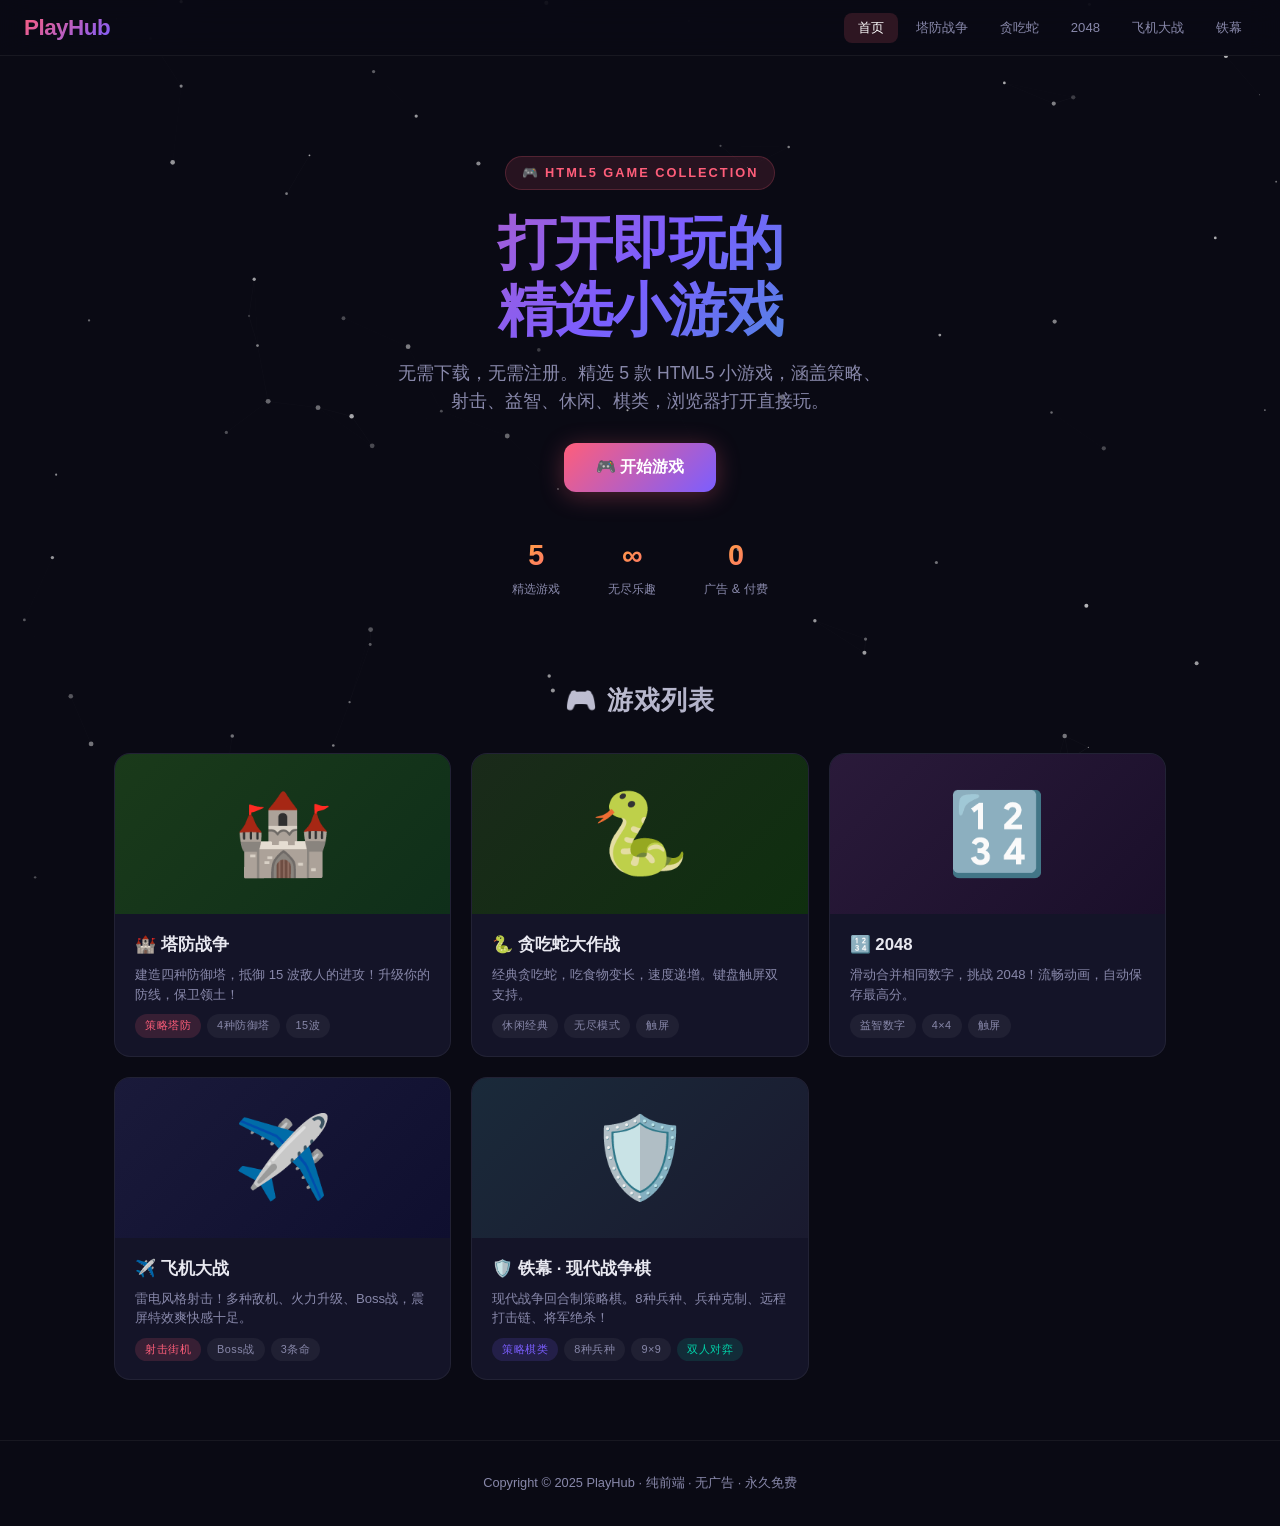
<file: index.html>
<!DOCTYPE html>
<html lang="zh-CN">
<head>
<meta charset="UTF-8">
<meta name="viewport" content="width=device-width, initial-scale=1.0">
<title>PlayHub — 在线小游戏中心</title>
<meta name="description" content="PlayHub 在线小游戏中心 — 塔防战争、贪吃蛇、2048、飞机大战、铁幕，免费在线玩">
<meta name="keywords" content="在线小游戏,塔防,贪吃蛇,2048,飞机大战,铁幕,免费游戏,HTML5游戏">
<link rel="stylesheet" href="css/style.css">
</head>
<body>

<!-- 粒子背景 -->
<canvas id="particles"></canvas>

<!-- ==================== 导航栏 ==================== -->
<header class="navbar">
  <button class="sidebar-button" id="sidebarBtn" aria-label="菜单">
    <svg xmlns="http://www.w3.org/2000/svg" viewBox="0 0 448 512">
      <path fill="currentColor" d="M436 124H12c-6.6 0-12-5.4-12-12V80c0-6.6 5.4-12 12-12h424c6.6 0 12 5.4 12 12v32c0 6.6-5.4 12-12 12zm0 160H12c-6.6 0-12-5.4-12-12v-32c0-6.6 5.4-12 12-12h424c6.6 0 12 5.4 12 12v32c0 6.6-5.4 12-12 12zm0 160H12c-6.6 0-12-5.4-12-12v-32c0-6.6 5.4-12 12-12h424c6.6 0 12 5.4 12 12v32c0 6.6-5.4 12-12 12z"/>
    </svg>
  </button>
  <span class="site-name">PlayHub</span>
  <nav class="nav-links">
    <button class="nav-link active">首页</button>
    <button class="nav-link">塔防战争</button>
    <button class="nav-link">贪吃蛇</button>
    <button class="nav-link">2048</button>
    <button class="nav-link">飞机大战</button>
    <button class="nav-link">铁幕</button>
  </nav>
</header>

<!-- 侧边栏遮罩 -->
<div class="sidebar-mask" id="sidebarMask"></div>

<!-- 移动端侧边栏 -->
<aside class="mobile-sidebar" id="mobileSidebar">
  <button class="nav-link active">🏠 首页</button>
  <button class="nav-link">🏰 塔防战争</button>
  <button class="nav-link">🐍 贪吃蛇大作战</button>
  <button class="nav-link">🔢 2048</button>
  <button class="nav-link">✈️ 飞机大战</button>
  <button class="nav-link">🛡️ 铁幕</button>
</aside>

<!-- ==================== 首页大厅 ==================== -->
<main id="page-lobby">

  <!-- Hero -->
  <header class="hero">
    <div class="hero-badge">🎮 HTML5 GAME COLLECTION</div>
    <h1>打开即玩的<br>精选小游戏</h1>
    <p class="description">无需下载，无需注册。精选 5 款 HTML5 小游戏，涵盖策略、射击、益智、休闲、棋类，浏览器打开直接玩。</p>
    <button class="action-button">🎮 开始游戏</button>
    <div class="hero-stats">
      <div class="hero-stat"><div class="num">5</div><div class="label">精选游戏</div></div>
      <div class="hero-stat"><div class="num">∞</div><div class="label">无尽乐趣</div></div>
      <div class="hero-stat"><div class="num">0</div><div class="label">广告 & 付费</div></div>
    </div>
  </header>

  <!-- 游戏卡片网格 -->
  <section class="games-section">
    <div class="section-title">🎮 游戏列表</div>
    <div class="games-grid">

      <!-- 塔防战争 -->
      <div class="game-card" data-game="td">
        <div class="card-visual card-theme-td"><span class="icon">🏰</span></div>
        <div class="card-body">
          <h3>🏰 塔防战争</h3>
          <p>建造四种防御塔，抵御 15 波敌人的进攻！升级你的防线，保卫领土！</p>
          <div class="card-tags">
            <span class="tag hot">策略塔防</span>
            <span class="tag">4种防御塔</span>
            <span class="tag">15波</span>
          </div>
        </div>
        <div class="card-play">▶</div>
      </div>

      <!-- 贪吃蛇 -->
      <div class="game-card" data-game="snake">
        <div class="card-visual card-theme-snake"><span class="icon">🐍</span></div>
        <div class="card-body">
          <h3>🐍 贪吃蛇大作战</h3>
          <p>经典贪吃蛇，吃食物变长，速度递增。键盘触屏双支持。</p>
          <div class="card-tags">
            <span class="tag">休闲经典</span>
            <span class="tag">无尽模式</span>
            <span class="tag">触屏</span>
          </div>
        </div>
        <div class="card-play">▶</div>
      </div>

      <!-- 2048 -->
      <div class="game-card" data-game="2048">
        <div class="card-visual card-theme-2048"><span class="icon">🔢</span></div>
        <div class="card-body">
          <h3>🔢 2048</h3>
          <p>滑动合并相同数字，挑战 2048！流畅动画，自动保存最高分。</p>
          <div class="card-tags">
            <span class="tag">益智数字</span>
            <span class="tag">4×4</span>
            <span class="tag">触屏</span>
          </div>
        </div>
        <div class="card-play">▶</div>
      </div>

      <!-- 飞机大战 -->
      <div class="game-card" data-game="shmup">
        <div class="card-visual card-theme-shmup"><span class="icon">✈️</span></div>
        <div class="card-body">
          <h3>✈️ 飞机大战</h3>
          <p>雷电风格射击！多种敌机、火力升级、Boss战，震屏特效爽快感十足。</p>
          <div class="card-tags">
            <span class="tag hot">射击街机</span>
            <span class="tag">Boss战</span>
            <span class="tag">3条命</span>
          </div>
        </div>
        <div class="card-play">▶</div>
      </div>

      <!-- 铁幕 -->
      <div class="game-card" data-game="iron-curtain">
        <div class="card-visual card-theme-iron"><span class="icon">🛡️</span></div>
        <div class="card-body">
          <h3>🛡️ 铁幕 · 现代战争棋</h3>
          <p>现代战争回合制策略棋。8种兵种、兵种克制、远程打击链、将军绝杀！</p>
          <div class="card-tags">
            <span class="tag new">策略棋类</span>
            <span class="tag">8种兵种</span>
            <span class="tag">9×9</span>
            <span class="tag ai">双人对弈</span>
          </div>
        </div>
        <div class="card-play">▶</div>
      </div>

    </div>
  </section>

  <footer class="footer">
    Copyright © 2025 PlayHub · 纯前端 · 无广告 · 永久免费
  </footer>
</main>

<!-- ==================== 游戏页面（iframe 嵌入） ==================== -->
<div class="game-page" id="page-td">
  <div class="game-page-header">
    <button class="back-btn">← 返回首页</button>
    <h2>🏰 塔防战争</h2>
  </div>
  <div class="game-full">
    <iframe class="game-frame" src="games/tower-defense.html"
            width="1060" height="680" allow="autoplay"
            title="塔防战争" style="max-width:100%"></iframe>
  </div>
</div>

<div class="game-page" id="page-snake">
  <div class="game-page-header">
    <button class="back-btn">← 返回首页</button>
    <h2>🐍 贪吃蛇大作战</h2>
  </div>
  <div class="game-full">
    <iframe class="game-frame" src="games/snake.html"
            width="620" height="460" allow="autoplay"
            title="贪吃蛇大作战" style="max-width:100%"></iframe>
  </div>
</div>

<div class="game-page" id="page-2048">
  <div class="game-page-header">
    <button class="back-btn">← 返回首页</button>
    <h2>🔢 2048</h2>
  </div>
  <div class="game-full">
    <iframe class="game-frame" src="games/2048.html"
            width="620" height="420" allow="autoplay"
            title="2048" style="max-width:100%"></iframe>
  </div>
</div>

<div class="game-page" id="page-shmup">
  <div class="game-page-header">
    <button class="back-btn">← 返回首页</button>
    <h2>✈️ 飞机大战</h2>
  </div>
  <div class="game-full">
    <iframe class="game-frame" src="games/shmup.html"
            width="620" height="660" allow="autoplay"
            title="飞机大战" style="max-width:100%"></iframe>
  </div>
</div>

<div class="game-page" id="page-iron-curtain">
  <div class="game-page-header">
    <button class="back-btn">← 返回首页</button>
    <h2>🛡️ 铁幕 · 现代战争棋</h2>
  </div>
  <div class="game-full">
    <iframe class="game-frame" id="iframe-iron-curtain" src="games/iron-curtain.html"
            width="1060" height="680" allow="autoplay" loading="lazy"
            title="铁幕 · 现代战争棋"></iframe>
  </div>
</div>

<script src="js/main.js"></script>
<script>
// 粒子背景动画
(function(){
  var c=document.getElementById('particles'),ctx=c.getContext('2d');
  var w,h,particles=[];
  function resize(){w=c.width=window.innerWidth;h=c.height=window.innerHeight;}
  resize();window.addEventListener('resize',resize);
  for(var i=0;i<80;i++){
    particles.push({
      x:Math.random()*w,y:Math.random()*h,
      vx:(Math.random()-0.5)*0.4,vy:(Math.random()-0.5)*0.4,
      r:Math.random()*2+0.5,o:Math.random()*0.5+0.2
    });
  }
  function draw(){
    ctx.clearRect(0,0,w,h);
    for(var i=0;i<particles.length;i++){
      var p=particles[i];
      p.x+=p.vx;p.y+=p.vy;
      if(p.x<0)p.x=w;if(p.x>w)p.x=0;if(p.y<0)p.y=h;if(p.y>h)p.y=0;
      ctx.beginPath();ctx.arc(p.x,p.y,p.r,0,Math.PI*2);
      ctx.fillStyle='rgba(255,255,255,'+p.o+')';ctx.fill();
      // 连线
      for(var j=i+1;j<particles.length;j++){
        var q=particles[j],dx=p.x-q.x,dy=p.y-q.y,dist=Math.sqrt(dx*dx+dy*dy);
        if(dist<120){
          ctx.beginPath();ctx.moveTo(p.x,p.y);ctx.lineTo(q.x,q.y);
          ctx.strokeStyle='rgba(255,255,255,'+(0.06*(1-dist/120))+')';
          ctx.lineWidth=0.5;ctx.stroke();
        }
      }
    }
    requestAnimationFrame(draw);
  }
  draw();
})();

// 游戏卡片点击事件
document.querySelectorAll('.game-card').forEach(function(card){
  card.addEventListener('click',function(){
    var game=this.getAttribute('data-game');
    if(game&&window.PlayHub)window.PlayHub.openGame(game);
  });
});
</script>
</body>
</html>
</file>
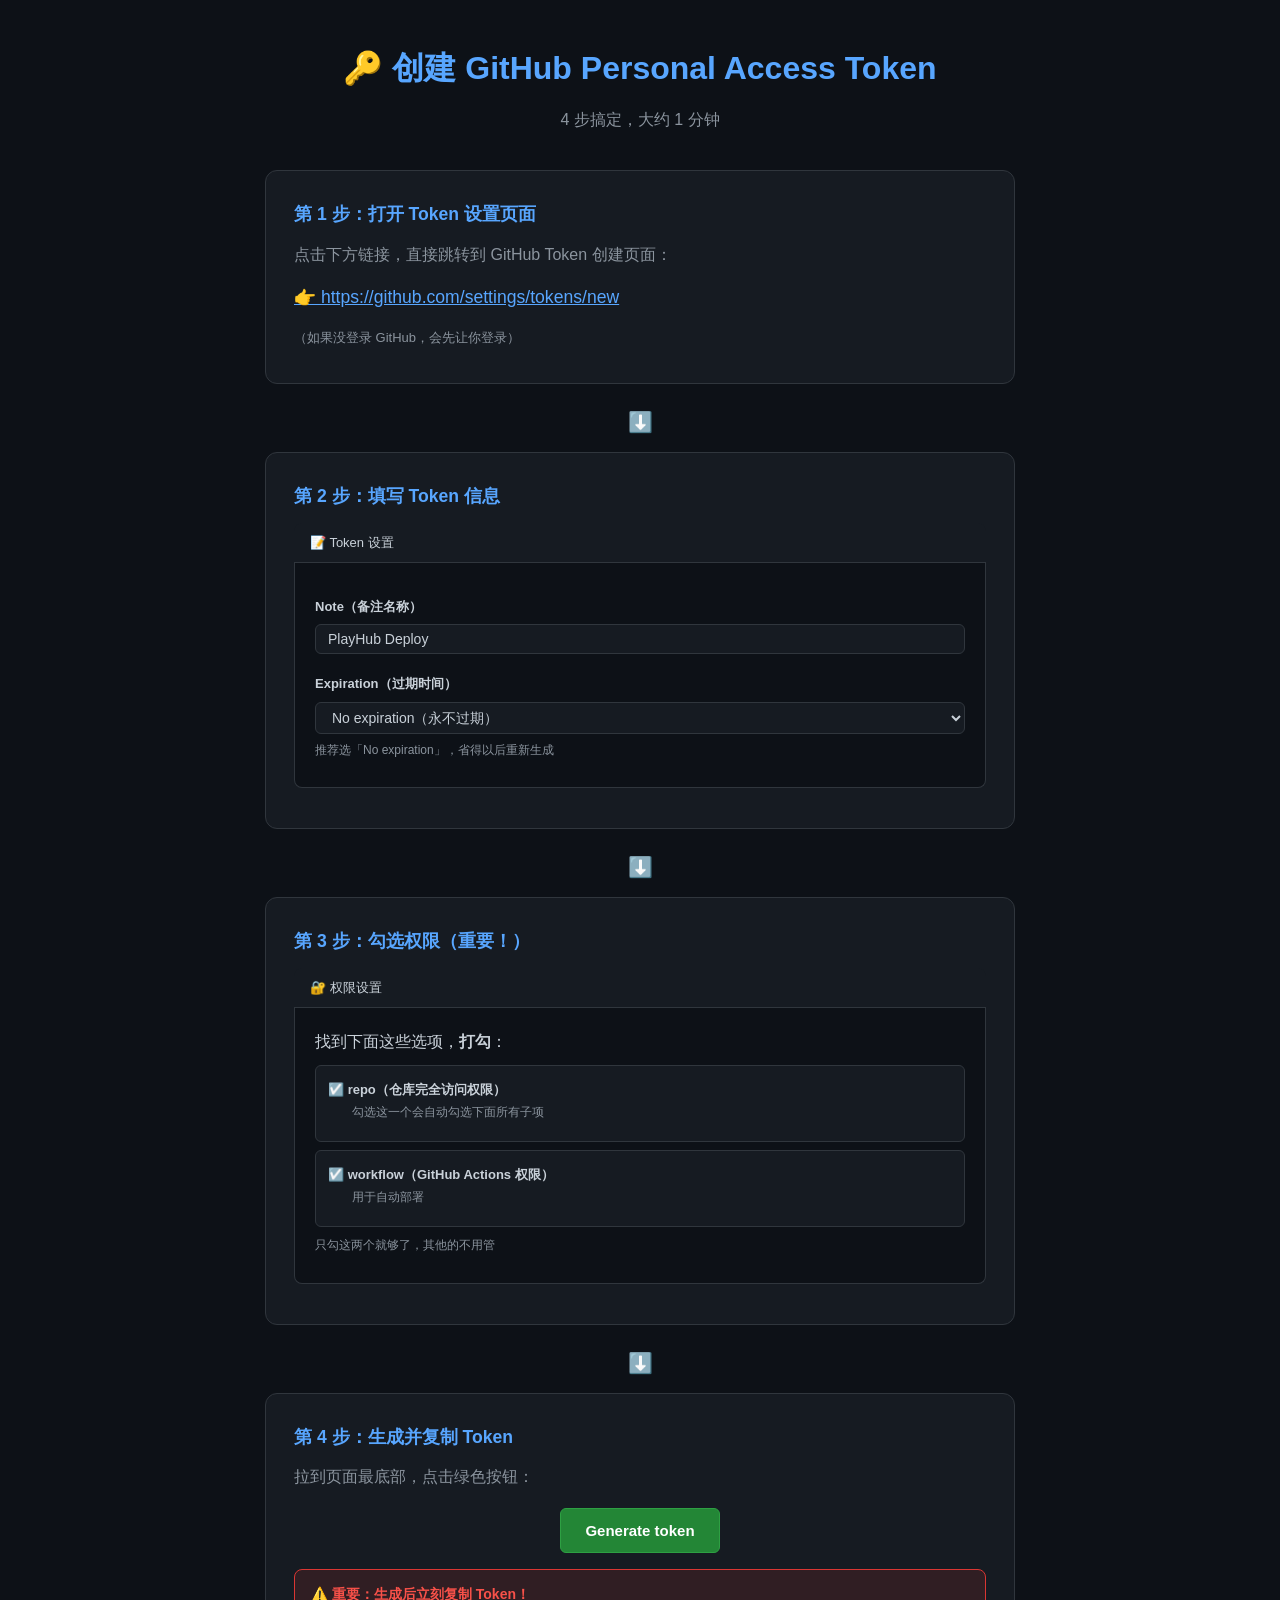
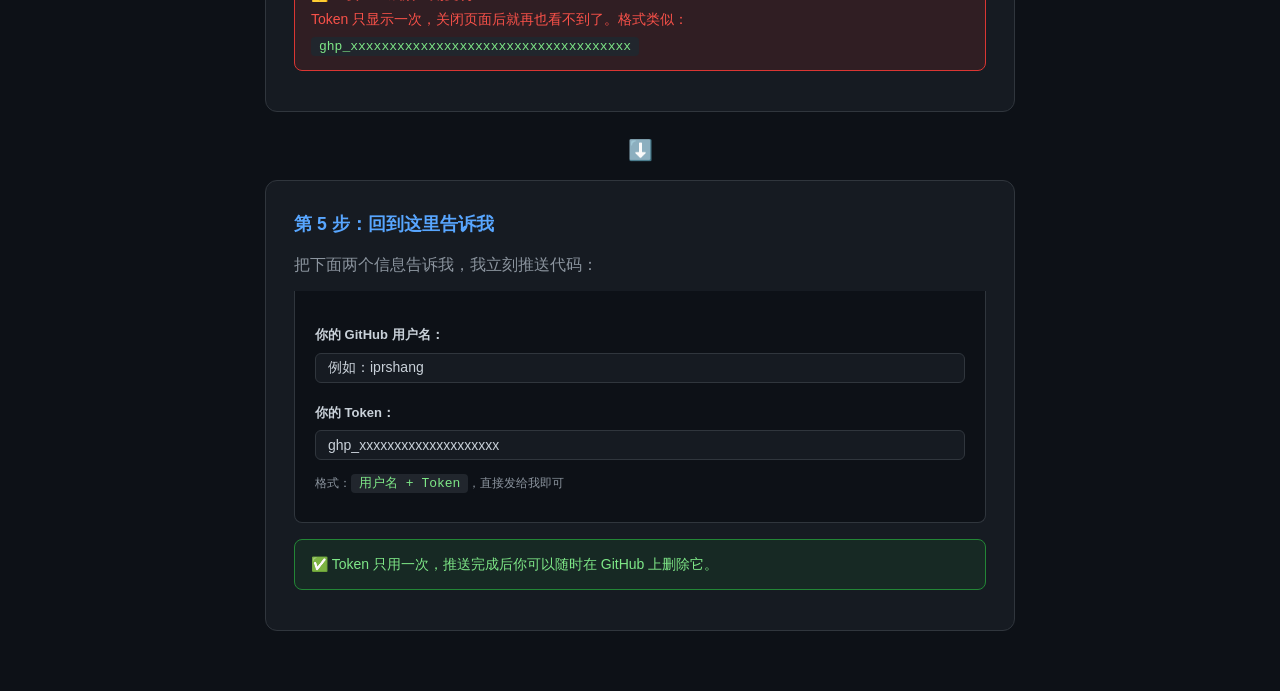
<file: token-tutorial.html>
<!DOCTYPE html>
<html lang="zh-CN">
<head>
<meta charset="UTF-8">
<meta name="viewport" content="width=device-width, initial-scale=1.0">
<title>GitHub Token 创建教程</title>
<style>
* { margin: 0; padding: 0; box-sizing: border-box; }
body { font-family: -apple-system, BlinkMacSystemFont, "Segoe UI", "PingFang SC", "Microsoft YaHei", sans-serif; background: #0d1117; color: #c9d1d9; padding: 40px 20px; line-height: 1.8; }
.container { max-width: 750px; margin: 0 auto; }
h1 { text-align: center; font-size: 2rem; margin-bottom: 8px; color: #58a6ff; }
.sub { text-align: center; color: #8b949e; margin-bottom: 36px; }
.step { background: #161b22; border: 1px solid #30363d; border-radius: 12px; padding: 28px; margin-bottom: 20px; }
.step h2 { font-size: 1.1rem; color: #58a6ff; margin-bottom: 10px; }
.step p { color: #8b949e; margin-bottom: 6px; }
.step ol { padding-left: 20px; color: #8b949e; }
.step ol li { margin-bottom: 6px; }
.gh-bar { background: #161b22; border-bottom: 1px solid #30363d; padding: 8px 16px; font-size: 13px; display: flex; align-items: center; gap: 10px; color: #c9d1d9; border-radius: 8px 8px 0 0; }
.gh-body { border: 1px solid #30363d; border-top: none; padding: 20px; border-radius: 0 0 8px 8px; background: #0d1117; margin-bottom: 12px; }
.highlight { background: #1f6feb33; color: #58a6ff; padding: 2px 8px; border-radius: 4px; font-weight: 600; }
.code { background: #21262d; padding: 2px 8px; border-radius: 4px; font-family: monospace; font-size: 13px; color: #7ee787; }
.warn { background: #da363322; border: 1px solid #da3633; border-radius: 8px; padding: 12px 16px; margin: 12px 0; color: #f85149; font-size: 14px; }
.ok { background: #23863622; border: 1px solid #238636; border-radius: 8px; padding: 12px 16px; margin: 12px 0; color: #7ee787; font-size: 14px; }
.btn { display: inline-block; padding: 5px 14px; border-radius: 6px; font-size: 12px; font-weight: 600; background: #238636; color: #fff; border: 1px solid #2ea043; }
.btn-gray { background: #21262d; color: #c9d1d9; border-color: #30363d; }
input { padding: 6px 12px; border: 1px solid #30363d; border-radius: 6px; font-size: 14px; width: 100%; background: #0d1117; color: #c9d1d9; margin: 6px 0; }
label { font-size: 13px; font-weight: 600; display: block; margin-top: 12px; }
.arrow { text-align: center; font-size: 20px; color: #58a6ff; margin: 12px 0; }
.emoji { font-size: 18px; }
</style>
</head>
<body>
<div class="container">

<h1>🔑 创建 GitHub Personal Access Token</h1>
<p class="sub">4 步搞定，大约 1 分钟</p>

<div class="step">
  <h2>第 1 步：打开 Token 设置页面</h2>
  <p>点击下方链接，直接跳转到 GitHub Token 创建页面：</p>
  <p style="margin:12px 0">
    <a href="https://github.com/settings/tokens/new" target="_blank" style="color:#58a6ff;font-size:1.1rem;text-decoration:underline">
      👉 https://github.com/settings/tokens/new
    </a>
  </p>
  <p style="color:#8b949e;font-size:13px">（如果没登录 GitHub，会先让你登录）</p>
</div>

<div class="arrow">⬇️</div>

<div class="step">
  <h2>第 2 步：填写 Token 信息</h2>

  <div class="gh-bar">📝 Token 设置</div>
  <div class="gh-body">
    <label>Note（备注名称）</label>
    <input value="PlayHub Deploy" style="background:#161b22">

    <label>Expiration（过期时间）</label>
    <select style="padding:6px 12px;border:1px solid #30363d;border-radius:6px;font-size:14px;width:100%;margin:6px 0;background:#161b22;color:#c9d1d9">
      <option>No expiration（永不过期）</option>
    </select>
    <p style="font-size:12px;color:#8b949e">推荐选「No expiration」，省得以后重新生成</p>
  </div>
</div>

<div class="arrow">⬇️</div>

<div class="step">
  <h2>第 3 步：勾选权限（重要！）</h2>

  <div class="gh-bar">🔐 权限设置</div>
  <div class="gh-body">
    <p style="margin-bottom:8px;color:#c9d1d9">找到下面这些选项，<b>打勾</b>：</p>

    <div style="border:1px solid #30363d;border-radius:6px;padding:12px;margin:8px 0;background:#161b22">
      <label style="color:#c9d1d9;margin-top:0">☑️ <b>repo</b>（仓库完全访问权限）</label>
      <p style="font-size:12px;color:#8b949e;margin-left:24px">勾选这一个会自动勾选下面所有子项</p>
    </div>

    <div style="border:1px solid #30363d;border-radius:6px;padding:12px;margin:8px 0;background:#161b22">
      <label style="color:#c9d1d9;margin-top:0">☑️ <b>workflow</b>（GitHub Actions 权限）</label>
      <p style="font-size:12px;color:#8b949e;margin-left:24px">用于自动部署</p>
    </div>

    <p style="font-size:12px;color:#8b949e">只勾这两个就够了，其他的不用管</p>
  </div>
</div>

<div class="arrow">⬇️</div>

<div class="step">
  <h2>第 4 步：生成并复制 Token</h2>
  <p>拉到页面最底部，点击绿色按钮：</p>
  <p style="text-align:center;margin:16px 0">
    <span class="btn" style="font-size:15px;padding:8px 24px">Generate token</span>
  </p>

  <div class="warn">
    ⚠️ <b>重要：生成后立刻复制 Token！</b><br>
    Token 只显示一次，关闭页面后就再也看不到了。格式类似：<br>
    <span class="code">ghp_xxxxxxxxxxxxxxxxxxxxxxxxxxxxxxxxxxxx</span>
  </div>
</div>

<div class="arrow">⬇️</div>

<div class="step">
  <h2>第 5 步：回到这里告诉我</h2>
  <p>把下面两个信息告诉我，我立刻推送代码：</p>

  <div class="gh-body" style="margin-top:12px">
    <label>你的 GitHub 用户名：</label>
    <input value="例如：iprshang" style="background:#161b22">

    <label>你的 Token：</label>
    <input value="ghp_xxxxxxxxxxxxxxxxxxxx" style="background:#161b22;margin-bottom:8px">

    <p style="font-size:12px;color:#8b949e;margin-top:4px">格式：<span class="code">用户名 + Token</span>，直接发给我即可</p>
  </div>

  <div class="ok" style="margin-top:16px">
    ✅ Token 只用一次，推送完成后你可以随时在 GitHub 上删除它。
  </div>
</div>

</div>
</body>
</html>
</file>
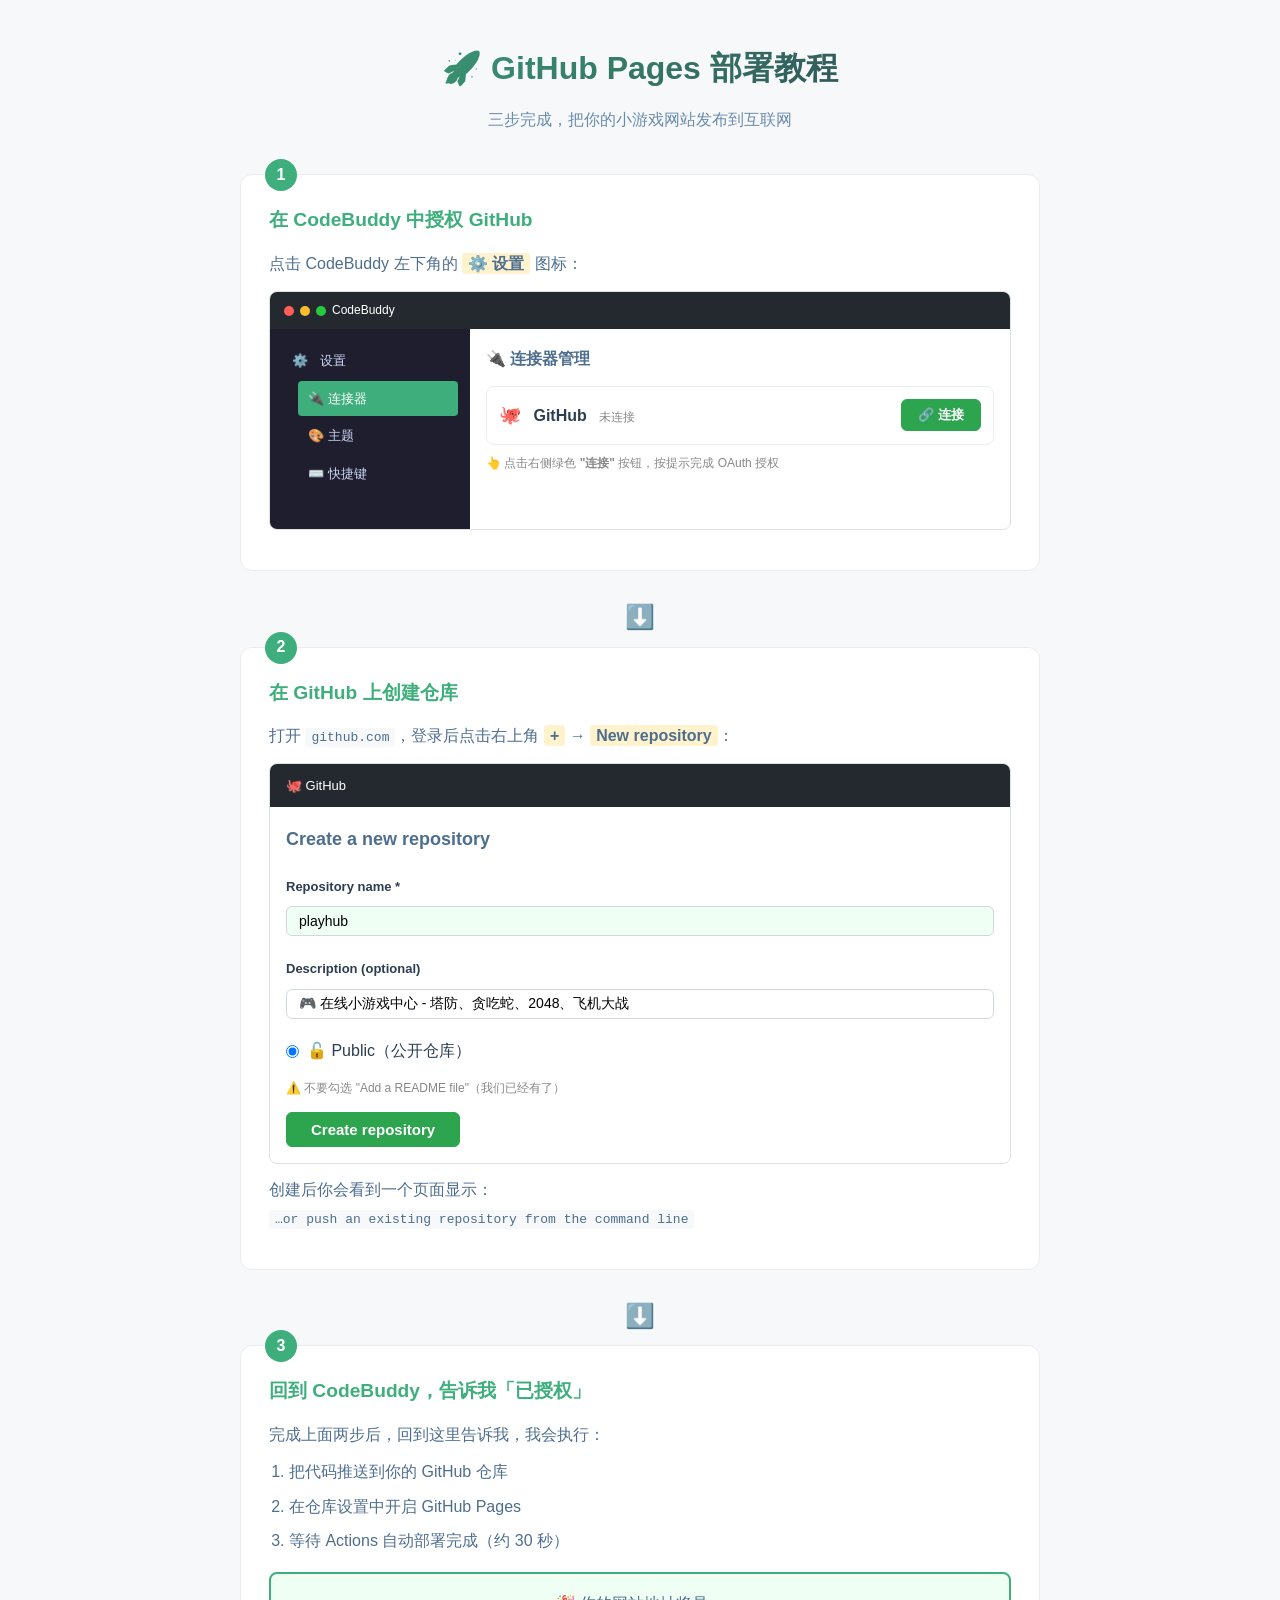
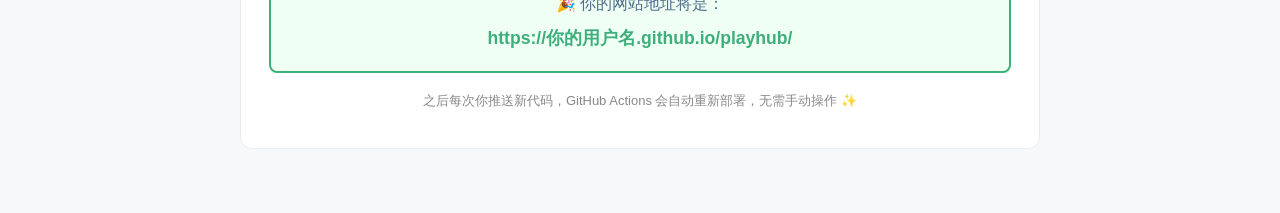
<file: tutorial.html>
<!DOCTYPE html>
<html lang="zh-CN">
<head>
<meta charset="UTF-8">
<meta name="viewport" content="width=device-width, initial-scale=1.0">
<title>GitHub Pages 部署教程</title>
<style>
* { margin: 0; padding: 0; box-sizing: border-box; }
body {
  font-family: -apple-system, BlinkMacSystemFont, "Segoe UI", "PingFang SC", "Microsoft YaHei", sans-serif;
  background: #f6f8fa;
  color: #2c3e50;
  line-height: 1.8;
  padding: 40px 20px;
}
.container {
  max-width: 800px;
  margin: 0 auto;
}
h1 {
  font-size: 2rem;
  text-align: center;
  margin-bottom: 8px;
  background: linear-gradient(135deg, #3eaf7c, #2c3e50);
  -webkit-background-clip: text;
  -webkit-text-fill-color: transparent;
}
.subtitle { text-align: center; color: #6a8bad; margin-bottom: 40px; }

.step {
  background: #fff;
  border: 1px solid #eaecef;
  border-radius: 12px;
  padding: 28px;
  margin-bottom: 24px;
  position: relative;
}
.step-num {
  position: absolute;
  top: -16px;
  left: 24px;
  background: #3eaf7c;
  color: #fff;
  width: 32px; height: 32px;
  border-radius: 50%;
  display: flex;
  align-items: center;
  justify-content: center;
  font-weight: 700;
  font-size: 16px;
}
.step h2 { font-size: 1.2rem; margin-bottom: 12px; color: #3eaf7c; }
.step p { margin-bottom: 8px; color: #4e6e8e; }

.mock-ui {
  border: 1px solid #dfe2e5;
  border-radius: 8px;
  overflow: hidden;
  margin: 12px 0;
  background: #fff;
}
.mock-header {
  background: #24292f;
  color: #fff;
  padding: 8px 14px;
  font-size: 12px;
  display: flex;
  align-items: center;
  gap: 6px;
}
.mock-header .dot { width: 10px; height: 10px; border-radius: 50%; }
.mock-header .dot.r { background: #ff5f56; }
.mock-header .dot.y { background: #ffbd2e; }
.mock-header .dot.g { background: #27c93f; }
.mock-body { padding: 16px; }

/* CodeBuddy 界面模拟 */
.cb-sidebar { background: #1e1e2e; color: #cdd6f4; padding: 12px; font-size: 13px; }
.cb-sidebar .menu-item { padding: 6px 10px; border-radius: 4px; cursor: pointer; margin: 2px 0; }
.cb-sidebar .menu-item:hover { background: #313244; }
.cb-sidebar .menu-item.active { background: #3eaf7c; color: #fff; }
.cb-sidebar .menu-icon { margin-right: 8px; }

/* GitHub 界面模拟 */
.gh-header { background: #24292f; color: #fff; padding: 10px 16px; font-size: 13px; display: flex; align-items: center; gap: 10px; }
.gh-btn {
  display: inline-block;
  padding: 6px 16px;
  border-radius: 6px;
  font-size: 13px;
  font-weight: 600;
  cursor: pointer;
  border: 1px solid #d0d7de;
  background: #f6f8fa;
  color: #24292f;
  font-family: inherit;
}
.gh-btn.green { background: #2da44e; color: #fff; border-color: #2da44e; }
.gh-btn.green:hover { background: #2c974b; }
.gh-input {
  padding: 6px 12px;
  border: 1px solid #d0d7de;
  border-radius: 6px;
  font-size: 14px;
  width: 100%;
  margin: 6px 0;
  font-family: inherit;
}
.gh-tab {
  display: inline-flex;
  align-items: center;
  gap: 4px;
  padding: 8px 16px;
  font-size: 13px;
  border-bottom: 2px solid transparent;
  cursor: pointer;
}
.gh-tab.active { border-bottom-color: #fd8c73; font-weight: 600; }

.result-box {
  background: #f0fff4;
  border: 2px solid #3eaf7c;
  border-radius: 8px;
  padding: 16px;
  margin-top: 16px;
  text-align: center;
}
.result-box .url {
  font-size: 1.1rem;
  font-weight: 700;
  color: #3eaf7c;
  word-break: break-all;
}

.arrow-down {
  text-align: center;
  font-size: 24px;
  color: #3eaf7c;
  margin: 8px 0;
}

ol { padding-left: 20px; }
ol li { margin-bottom: 6px; color: #4e6e8e; }

.highlight { background: #fff3cd; padding: 2px 6px; border-radius: 3px; font-weight: 600; }
.code { background: #f6f8fa; padding: 2px 6px; border-radius: 3px; font-family: monospace; font-size: 13px; }
</style>
</head>
<body>
<div class="container">

<h1>🚀 GitHub Pages 部署教程</h1>
<p class="subtitle">三步完成，把你的小游戏网站发布到互联网</p>

<!-- 第1步 -->
<div class="step">
  <div class="step-num">1</div>
  <h2>在 CodeBuddy 中授权 GitHub</h2>
  <p>点击 CodeBuddy 左下角的 <span class="highlight">⚙️ 设置</span> 图标：</p>

  <div class="mock-ui">
    <div class="mock-header"><span class="dot r"></span><span class="dot y"></span><span class="dot g"></span> CodeBuddy</div>
    <div style="display:flex;min-height:200px">
      <div class="cb-sidebar" style="width:200px">
        <div class="menu-item"><span class="menu-icon">⚙️</span> 设置</div>
        <div class="menu-item active" style="margin-left:16px">🔌 连接器</div>
        <div class="menu-item" style="margin-left:16px">🎨 主题</div>
        <div class="menu-item" style="margin-left:16px">⌨️ 快捷键</div>
      </div>
      <div style="flex:1;padding:16px">
        <p style="font-weight:600;margin-bottom:12px">🔌 连接器管理</p>
        <div style="display:flex;align-items:center;justify-content:space-between;padding:12px;border:1px solid #eaecef;border-radius:8px;margin-bottom:8px">
          <div>
            <span style="font-size:18px;margin-right:8px">🐙</span>
            <span style="font-weight:600">GitHub</span>
            <span style="color:#888;font-size:12px;margin-left:8px">未连接</span>
          </div>
          <button class="gh-btn green" style="animation:pulse 1.5s infinite">🔗 连接</button>
        </div>
        <p style="font-size:12px;color:#888;margin-top:8px">👆 点击右侧绿色 <b>"连接"</b> 按钮，按提示完成 OAuth 授权</p>
      </div>
    </div>
  </div>
</div>

<div class="arrow-down">⬇️</div>

<!-- 第2步 -->
<div class="step">
  <div class="step-num">2</div>
  <h2>在 GitHub 上创建仓库</h2>
  <p>打开 <span class="code">github.com</span>，登录后点击右上角 <span class="highlight">+</span> → <span class="highlight">New repository</span>：</p>

  <div class="mock-ui">
    <div class="gh-header">🐙 GitHub</div>
    <div class="mock-body">
      <p style="font-weight:600;font-size:18px;margin-bottom:16px">Create a new repository</p>

      <div style="margin-bottom:12px">
        <label style="font-size:13px;font-weight:600">Repository name *</label>
        <input class="gh-input" value="playhub" style="background:#f0fff4">
      </div>

      <div style="margin-bottom:12px">
        <label style="font-size:13px;font-weight:600">Description (optional)</label>
        <input class="gh-input" value="🎮 在线小游戏中心 - 塔防、贪吃蛇、2048、飞机大战">
      </div>

      <div style="display:flex;align-items:center;gap:8px;margin-bottom:12px">
        <input type="radio" checked> <span>🔓 Public（公开仓库）</span>
      </div>

      <div style="margin-bottom:12px;font-size:12px;color:#888">
        ⚠️ 不要勾选 "Add a README file"（我们已经有了）
      </div>

      <button class="gh-btn green" style="padding:8px 24px;font-size:15px">Create repository</button>
    </div>
  </div>

  <p style="margin-top:12px">
    创建后你会看到一个页面显示：<br>
    <span class="code">…or push an existing repository from the command line</span>
  </p>
</div>

<div class="arrow-down">⬇️</div>

<!-- 第3步 -->
<div class="step">
  <div class="step-num">3</div>
  <h2>回到 CodeBuddy，告诉我「已授权」</h2>
  <p>完成上面两步后，回到这里告诉我，我会执行：</p>

  <ol>
    <li>把代码推送到你的 GitHub 仓库</li>
    <li>在仓库设置中开启 GitHub Pages</li>
    <li>等待 Actions 自动部署完成（约 30 秒）</li>
  </ol>

  <div class="result-box">
    <p style="margin-bottom:4px">🎉 你的网站地址将是：</p>
    <div class="url">https://你的用户名.github.io/playhub/</div>
  </div>

  <p style="text-align:center;margin-top:16px;color:#888;font-size:13px">
    之后每次你推送新代码，GitHub Actions 会自动重新部署，无需手动操作 ✨
  </p>
</div>

</div>
</body>
</html>
</file>
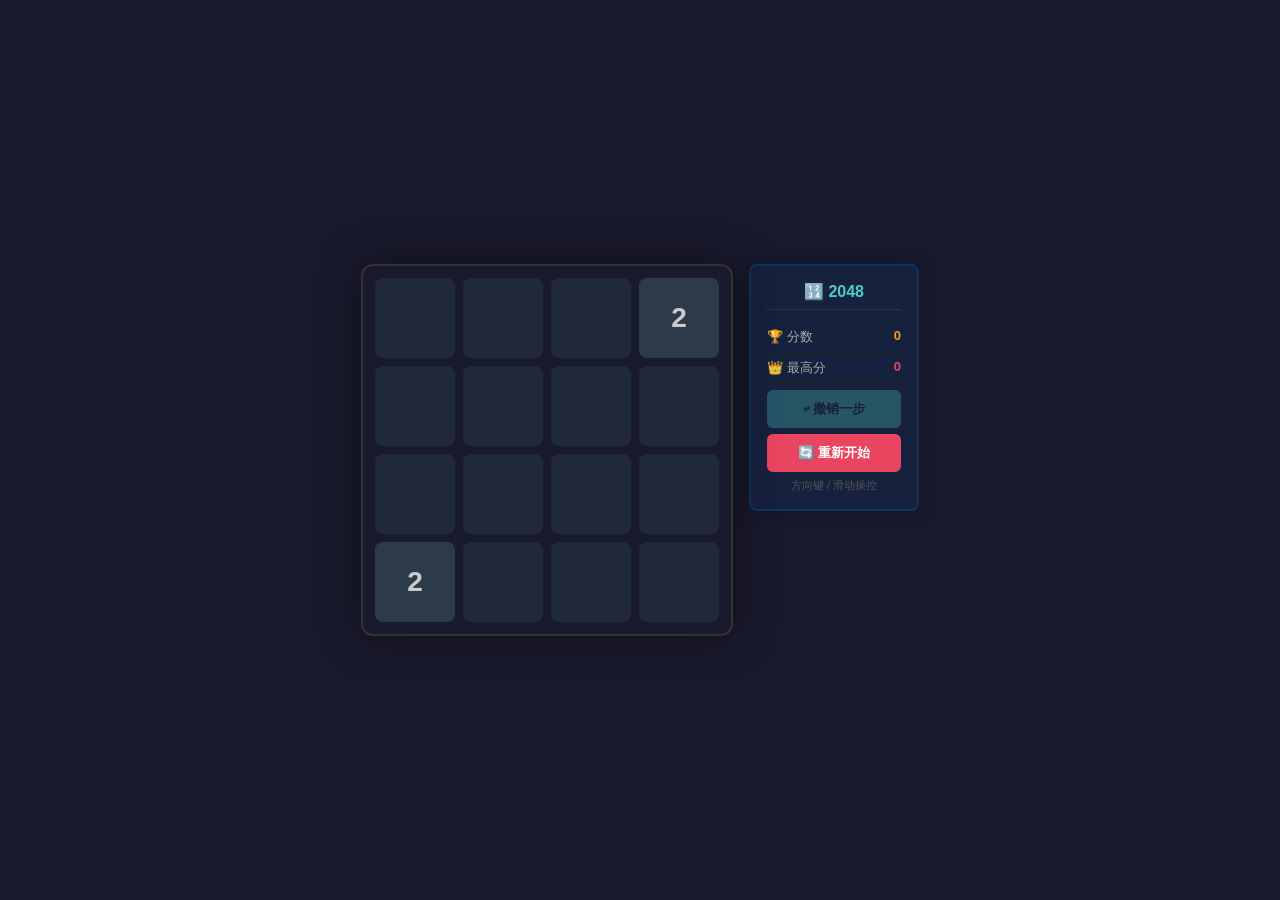
<file: games/2048.html>
<!DOCTYPE html>
<html lang="zh-CN">
<head>
<meta charset="UTF-8">
<meta name="viewport" content="width=device-width, initial-scale=1.0, user-scalable=no">
<title>🔢 2048</title>
<style>
*{margin:0;padding:0;box-sizing:border-box}
body{
  background:#1a1a2e;display:flex;flex-direction:column;align-items:center;justify-content:center;
  min-height:100vh;font-family:'Segoe UI','PingFang SC','Microsoft YaHei',sans-serif;
  user-select:none;gap:10px;padding:10px;touch-action:manipulation;overflow:hidden;
}
.game-wrapper{display:flex;gap:16px;align-items:flex-start}
.bcont{
  background:#1a1a2e;border:2px solid #333;border-radius:12px;padding:12px;
  box-shadow:0 0 40px rgba(0,0,0,0.5);position:relative;
}
.board{display:grid;grid-template-columns:repeat(4,80px);grid-template-rows:repeat(4,80px);gap:8px;position:relative}
.tile{
  width:80px;height:80px;border-radius:8px;display:flex;align-items:center;justify-content:center;
  font-size:28px;font-weight:bold;position:relative;z-index:2;
}
.tile-0{background:#1f2937}
.tile-2{background:#2d3a4a;color:#ccc}
.tile-4{background:#2c4a3a;color:#ccc}
.tile-8{background:#c0392b;color:white}
.tile-16{background:#d35400;color:white}
.tile-32{background:#e67e22;color:white}
.tile-64{background:#e74c3c;color:white}
.tile-128{background:#f1c40f;color:white;font-size:24px}
.tile-256{background:#f39c12;color:white;font-size:24px}
.tile-512{background:#e67e22;color:white;font-size:24px}
.tile-1024{background:#e94560;color:white;font-size:20px}
.tile-2048{background:#9b59b6;color:white;font-size:20px}
.tile-4096{background:#8e44ad;color:white;font-size:18px}
.tile-8192{background:#2ecc71;color:white;font-size:18px}

/* 动画 */
.tile-new{animation:popIn 0.2s ease}
.tile-merged{animation:popIn 0.25s ease;z-index:3}
@keyframes popIn{0%{transform:scale(0)}60%{transform:scale(1.1)}100%{transform:scale(1)}}

.panel{background:#16213e;border:2px solid #0f3460;border-radius:8px;padding:16px;color:#eee;width:170px;box-shadow:0 0 20px rgba(0,0,0,0.3)}
.panel h2{font-size:16px;color:#4ecdc4;text-align:center;margin-bottom:12px;border-bottom:1px solid #333;padding-bottom:8px}
.sr{display:flex;justify-content:space-between;padding:6px 0;border-bottom:1px solid #222;font-size:13px}
.sl{color:#aaa}.sv{font-weight:bold}.sv.score{color:#f39c12}.sv.best{color:#e94560}
.btn{display:block;width:100%;padding:10px;margin-top:6px;border:none;border-radius:6px;font-size:13px;font-weight:bold;cursor:pointer;font-family:inherit;transition:all 0.15s}
.btn-r{background:#e94560;color:white}.btn-r:hover{background:#c0392b}.btn-r:active{transform:scale(0.95)}
.btn-u{background:#4ecdc4;color:#1a1a2e}.btn-u:hover{background:#3dbdb5}.btn-u:active{transform:scale(0.95)}
.btn-u:disabled{opacity:0.3;cursor:not-allowed}
.hint{font-size:11px;color:#555;text-align:center;margin-top:6px}

/* 游戏结束/胜利弹窗 */
.overlay{position:fixed;top:0;left:0;width:100%;height:100%;background:rgba(0,0,0,0.7);display:flex;justify-content:center;align-items:center;z-index:200;display:none}
.overlay.show{display:flex}
.obox{background:#16213e;border:2px solid #e94560;border-radius:16px;padding:32px;text-align:center;color:white}
.obox h1{font-size:28px;margin-bottom:12px}.obox p{font-size:16px;margin-bottom:16px;color:#ccc}
.obox .btns{display:flex;gap:10px;justify-content:center}
.obox .btns .btn{width:auto;padding:10px 20px}
.obox .btn-g{background:#2ecc71;color:white}.obox .btn-g:hover{background:#27ae60}

/* 最高分闪烁 */
@keyframes glow{0%,100%{color:#e94560}50%{color:#f39c12}}
.best-new{animation:glow 0.6s ease 3}

/* 响应式 */
@media(max-width:650px){
  body{gap:6px;padding:4px}
  .game-wrapper{flex-direction:column;align-items:center;gap:8px}
  .panel{width:100%;max-width:400px;padding:10px 14px}
  .board{grid-template-columns:repeat(4,65px);grid-template-rows:repeat(4,65px);gap:5px}
  .tile{width:65px;height:65px;font-size:22px}
  .tile-128,.tile-256,.tile-512{font-size:19px}
  .tile-1024,.tile-2048{font-size:16px}
  .tile-4096,.tile-8192{font-size:15px}
}
</style>
</head>
<body>
<div class="game-wrapper">
<div class="bcont"><div class="board" id="board"></div></div>
<div class="panel"><h2>🔢 2048</h2>
<div class="sr"><span class="sl">🏆 分数</span><span class="sv score" id="score">0</span></div>
<div class="sr"><span class="sl">👑 最高分</span><span class="sv best" id="best">0</span></div>
<button class="btn btn-u" id="undoBtn" onclick="undo()" disabled>↩ 撤销一步</button>
<button class="btn btn-r" onclick="restart()">🔄 重新开始</button>
<div class="hint">方向键 / 滑动操控</div></div></div>

<div class="overlay" id="ov"><div class="obox"><h1 id="otitle">💀 游戏结束</h1><p>最终得分: <b id="fs">0</b></p>
<div class="btns"><button class="btn btn-g" onclick="keepPlaying()" id="keepBtn" style="display:none">🎮 继续挑战</button><button class="btn btn-r" onclick="restart()">🔄 再来一局</button></div></div></div>

<script>
const boardEl=document.getElementById('board');
let grid=[], score=0, bestScore=0, gameOver=false, won=false, keepPlayingFlag=false;
let history=[]; // 撤销历史 [{grid, score}]

bestScore=parseInt(localStorage.getItem('f2048best_v2'))||0;
document.getElementById('best').textContent=bestScore;

function cloneGrid(g){return g.map(r=>[...r])}

function saveState(){
  history.push({grid:cloneGrid(grid),score:score});
  if(history.length>10)history.shift();
  document.getElementById('undoBtn').disabled=false;
}

function init(){
  grid=Array.from({length:4},()=>Array(4).fill(0));
  score=0;gameOver=false;won=false;keepPlayingFlag=false;history=[];
  document.getElementById('undoBtn').disabled=true;
  document.getElementById('ov').classList.remove('show');
  document.getElementById('keepBtn').style.display='none';
  addRandom();addRandom();render();updateUI();
}

function addRandom(){
  let empty=[];
  for(let r=0;r<4;r++)for(let c=0;c<4;c++)if(grid[r][c]===0)empty.push({r,c});
  if(!empty.length)return;
  let {r,c}=empty[Math.floor(Math.random()*empty.length)];
  grid[r][c]=Math.random()<0.9?2:4;
}

function render(){
  boardEl.innerHTML='';
  for(let r=0;r<4;r++)for(let c=0;c<4;c++){
    let v=grid[r][c];
    let t=document.createElement('div');
    t.className='tile tile-'+Math.min(v,8192);
    t.textContent=v||'';
    boardEl.appendChild(t);
  }
}

function slide(row){
  let arr=row.filter(v=>v!==0);
  for(let i=0;i<arr.length-1;i++){
    if(arr[i]===arr[i+1]){
      arr[i]*=2;score+=arr[i];
      arr.splice(i+1,1);
    }
  }
  while(arr.length<4)arr.push(0);
  return arr;
}

function move(dir){
  if(gameOver&&!keepPlayingFlag)return false;
  saveState();

  let old=JSON.stringify(grid),newGrid=Array.from({length:4},()=>Array(4).fill(0));

  if(dir==='left'){for(let r=0;r<4;r++)newGrid[r]=slide(grid[r])}
  else if(dir==='right'){for(let r=0;r<4;r++)newGrid[r]=slide([...grid[r]].reverse()).reverse()}
  else if(dir==='up'){for(let c=0;c<4;c++){let col=slide([grid[0][c],grid[1][c],grid[2][c],grid[3][c]]);for(let r=0;r<4;r++)newGrid[r][c]=col[r]}}
  else if(dir==='down'){for(let c=0;c<4;c++){let col=slide([grid[3][c],grid[2][c],grid[1][c],grid[0][c]]).reverse();for(let r=0;r<4;r++)newGrid[r][c]=col[r]}}

  if(JSON.stringify(newGrid)!==old){
    grid=newGrid;addRandom();render();updateUI();

    // 胜利检测：到达2048且之前未赢过
    if(!won&&!keepPlayingFlag&&grid.some(r=>r.some(v=>v>=2048))){
      won=true;
      document.getElementById('otitle').textContent='🎉 恭喜！';
      document.getElementById('fs').textContent=score;
      document.getElementById('keepBtn').style.display='inline-block';
      document.getElementById('ov').classList.add('show');
    }

    // 游戏结束检测
    if(isOver()){
      gameOver=true;
      if(!won||keepPlayingFlag){
        document.getElementById('otitle').textContent='💀 游戏结束';
        document.getElementById('keepBtn').style.display='none';
      }
      document.getElementById('fs').textContent=score;
      document.getElementById('ov').classList.add('show');
      if(score>bestScore){bestScore=score;localStorage.setItem('f2048best_v2',bestScore)}
      updateUI();
    }
    return true;
  }
  // 没有移动，丢弃保存的状态
  history.pop();
  return false;
}

function isOver(){
  for(let r=0;r<4;r++)for(let c=0;c<4;c++){
    if(grid[r][c]===0)return false;
    if(c<3&&grid[r][c]===grid[r][c+1])return false;
    if(r<3&&grid[r][c]===grid[r+1][c])return false;
  }
  return true;
}

function undo(){
  if(!history.length)return;
  let prev=history.pop();
  grid=prev.grid;score=prev.score;
  if(!history.length)document.getElementById('undoBtn').disabled=true;
  render();updateUI();
}

function keepPlaying(){
  keepPlayingFlag=true;
  document.getElementById('ov').classList.remove('show');
  // 如果已经死局了，重新渲染即可（状态已经标记）
  if(!isOver())gameOver=false;
}

function updateUI(){
  document.getElementById('score').textContent=score;
  let bestEl=document.getElementById('best');
  if(score>bestScore){bestScore=score;localStorage.setItem('f2048best_v2',bestScore);bestEl.classList.add('best-new');setTimeout(()=>bestEl.classList.remove('best-new'),2000)}
  bestEl.textContent=bestScore;
}

function restart(){init()}

// === 键盘控制 ===
document.addEventListener('keydown',e=>{
  if((gameOver&&!keepPlayingFlag)&&e.key===' ')return; // 游戏结束按空格没用
  switch(e.key){
    case'ArrowLeft':e.preventDefault();move('left');break;
    case'ArrowRight':e.preventDefault();move('right');break;
    case'ArrowUp':e.preventDefault();move('up');break;
    case'ArrowDown':e.preventDefault();move('down');break;
    case'z':case'Z':if(e.ctrlKey||e.metaKey){e.preventDefault();undo();}break;
  }
});

// === 移动端滑动（整个页面都可滑动） ===
let sx=0,sy=0,sTime=0;
document.addEventListener('touchstart',e=>{
  sx=e.touches[0].clientX;sy=e.touches[0].clientY;sTime=Date.now();
},{passive:true});

document.addEventListener('touchend',e=>{
  if(!sx)return;
  let dx=e.changedTouches[0].clientX-sx,dy=e.changedTouches[0].clientY-sy;
  let dist=Math.sqrt(dx*dx+dy*dy);
  // 需要滑动超过30px 或 快速滑动(>15px且<300ms)
  if(dist<15||(dist<30&&Date.now()-sTime>300)){sx=0;return}
  move(Math.abs(dx)>Math.abs(dy)?(dx>0?'right':'left'):(dy>0?'down':'up'));
  sx=0;
});

// === 鼠标拖拽（桌面端也支持） ===
let mx=0,my=0;
boardEl.addEventListener('mousedown',e=>{mx=e.clientX;my=e.clientY});
boardEl.addEventListener('mouseup',e=>{
  let dx=e.clientX-mx,dy=e.clientY-my;
  if(Math.abs(dx)<15&&Math.abs(dy)<15)return;
  move(Math.abs(dx)>Math.abs(dy)?(dx>0?'right':'left'):(dy>0?'down':'up'));
});

// 阻止弹窗内的滑动冒泡
document.getElementById('ov').addEventListener('touchstart',e=>e.stopPropagation());

init();
</script>
</body>
</html>
</file>
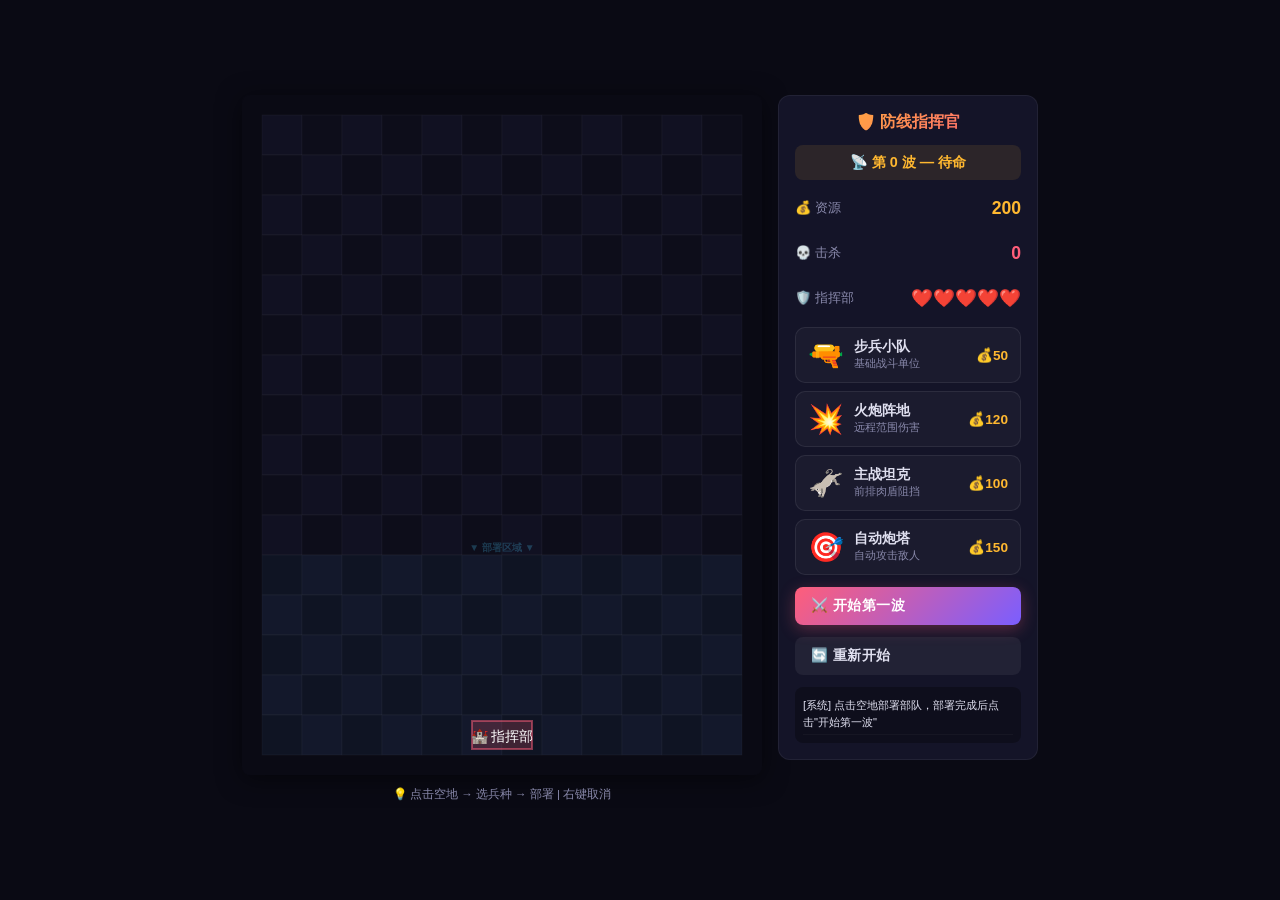
<file: games/iron-curtain.html>
<!DOCTYPE html>
<html lang="zh-CN">
<head>
<meta charset="UTF-8">
<meta name="viewport" content="width=device-width, initial-scale=1.0">
<title>铁幕 · 防线指挥官</title>
<style>
:root {
  --bg:#0a0a14; --panel:#141428; --text:#e0e0f0; --text-dim:#8888aa;
  --accent:#ff5e7a; --gold:#ffb830; --blue:#4dc9f6; --green:#00d4aa;
}
*{margin:0;padding:0;box-sizing:border-box;}
body{
  background:var(--bg); color:var(--text);
  font-family:'Segoe UI','PingFang SC','Microsoft YaHei',sans-serif;
  display:flex; justify-content:center; align-items:center;
  min-height:100vh; overflow:hidden; user-select:none;
}
.game-wrap{
  display:flex; gap:16px; padding:16px; max-width:1000px; width:100%;
  flex-wrap:wrap; justify-content:center; align-items:flex-start;
}
canvas{border-radius:8px; cursor:pointer; box-shadow:0 4px 24px rgba(0,0,0,0.5);}

.panel{
  background:var(--panel); border-radius:12px; padding:16px;
  min-width:220px; max-width:260px;
  border:1px solid rgba(255,255,255,0.06);
  display:flex; flex-direction:column; gap:12px;
}
.panel h2{font-size:1em; text-align:center;
  background:linear-gradient(135deg,var(--gold),var(--accent));
  -webkit-background-clip:text;-webkit-text-fill-color:transparent;background-clip:text;
}
.stat-row{display:flex;justify-content:space-between;align-items:center;padding:6px 0;}
.stat-label{color:var(--text-dim);font-size:.82em;}
.stat-val{font-weight:700;font-size:1.1em;}
.stat-val.gold{color:var(--gold);}
.stat-val.kills{color:var(--accent);}

.unit-shop{display:flex;flex-direction:column;gap:8px;}
.unit-btn{
  display:flex;align-items:center;gap:10px;padding:10px 12px;
  border-radius:10px;border:1px solid rgba(255,255,255,0.08);
  background:rgba(255,255,255,0.03);cursor:pointer;
  transition:all .2s;color:var(--text);font-family:inherit;
}
.unit-btn:hover{background:rgba(255,255,255,0.08);border-color:rgba(255,255,255,0.15);}
.unit-btn.selected{background:rgba(255,94,122,0.15);border-color:var(--accent);}
.unit-btn.disabled{opacity:.4;cursor:not-allowed;}
.unit-icon{font-size:1.8em;width:36px;text-align:center;}
.unit-info{flex:1;}
.unit-info .name{font-weight:700;font-size:.85em;}
.unit-info .desc{font-size:.7em;color:var(--text-dim);}
.unit-cost{font-weight:700;color:var(--gold);font-size:.85em;}

.btn{
  padding:10px 16px;border:none;border-radius:8px;cursor:pointer;
  font-size:.85em;font-weight:700;transition:all .2s;width:100%;
  font-family:inherit;letter-spacing:.5px;
}
.btn:hover{transform:translateY(-1px);}
.btn-start{background:linear-gradient(135deg,var(--accent),#7b5eff);color:#fff;box-shadow:0 4px 16px rgba(255,94,122,.3);}
.btn-reset{background:rgba(255,255,255,.06);color:var(--text);}

.wave-indicator{
  text-align:center;padding:8px;border-radius:8px;
  background:rgba(255,184,48,.1);color:var(--gold);
  font-weight:700;font-size:.9em;
}

.log-area{
  background:rgba(0,0,0,.3);border-radius:8px;padding:8px;
  max-height:140px;overflow-y:auto;font-size:.7em;line-height:1.6;
}
.log-entry{padding:2px 0;border-bottom:1px solid rgba(255,255,255,.03);}
.log-kill{color:var(--accent);}
.log-spawn{color:var(--blue);}
.log-wave{color:var(--gold);}

.modal-overlay{
  display:none;position:fixed;top:0;left:0;right:0;bottom:0;
  background:rgba(0,0,0,.75);z-index:100;
  justify-content:center;align-items:center;
}
.modal-overlay.active{display:flex;}
.modal{
  background:var(--panel);border-radius:16px;padding:32px;
  text-align:center;max-width:380px;border:1px solid rgba(255,255,255,.1);
}
.modal .icon{font-size:3em;margin-bottom:8px;}
.modal h2{font-size:1.4em;margin-bottom:8px;}
.modal p{color:var(--text-dim);margin-bottom:16px;}
.modal .btns{display:flex;gap:8px;justify-content:center;}

.hint{
  text-align:center;color:var(--text-dim);font-size:.72em;
  padding:4px;margin-top:4px;
}

@media(max-width:800px){
  .game-wrap{flex-direction:column;align-items:center;}
  .panel{max-width:100%;width:100%;}
}
</style>
</head>
<body>
<div class="game-wrap">
  <div>
    <canvas id="board"></canvas>
    <div class="hint">💡 点击空地 → 选兵种 → 部署 | 右键取消</div>
  </div>
  <div class="panel">
    <h2>🛡️ 防线指挥官</h2>
    <div class="wave-indicator" id="waveInfo">准备就绪</div>
    <div class="stat-row"><span class="stat-label">💰 资源</span><span class="stat-val gold" id="goldDisplay">200</span></div>
    <div class="stat-row"><span class="stat-label">💀 击杀</span><span class="stat-val kills" id="killsDisplay">0</span></div>
    <div class="stat-row"><span class="stat-label">🛡️ 指挥部</span><span class="stat-val" id="hpDisplay" style="color:#4dc9f6">❤️❤️❤️❤️❤️</span></div>

    <div class="unit-shop" id="unitShop">
      <div class="unit-btn" data-unit="infantry">
        <span class="unit-icon">🔫</span><span class="unit-info"><div class="name">步兵小队</div><div class="desc">基础战斗单位</div></span><span class="unit-cost">💰50</span>
      </div>
      <div class="unit-btn" data-unit="artillery">
        <span class="unit-icon">💥</span><span class="unit-info"><div class="name">火炮阵地</div><div class="desc">远程范围伤害</div></span><span class="unit-cost">💰120</span>
      </div>
      <div class="unit-btn" data-unit="tank">
        <span class="unit-icon">🫏</span><span class="unit-info"><div class="name">主战坦克</div><div class="desc">前排肉盾阻挡</div></span><span class="unit-cost">💰100</span>
      </div>
      <div class="unit-btn" data-unit="turret">
        <span class="unit-icon">🎯</span><span class="unit-info"><div class="name">自动炮塔</div><div class="desc">自动攻击敌人</div></span><span class="unit-cost">💰150</span>
      </div>
    </div>

    <div class="btn btn-start" id="btnStart" onclick="game.startWave()">⚔️ 开始第一波</div>
    <div class="btn btn-reset" onclick="game.reset()">🔄 重新开始</div>

    <div class="log-area" id="logArea">
      <div class="log-entry" style="color:var(--text-dim)">点击空地部署部队，抵御敌军！</div>
    </div>
  </div>
</div>

<div class="modal-overlay" id="winModal">
  <div class="modal">
    <div class="icon" id="winIcon"></div>
    <h2 id="winTitle"></h2>
    <p id="winDetail"></p>
    <div class="btns">
      <div class="btn btn-start" onclick="game.reset()">🔄 再来一局</div>
      <div class="btn btn-reset" onclick="document.getElementById('winModal').classList.remove('active')">关闭</div>
    </div>
  </div>
</div>

<script>
// ==================== 游戏引擎 ====================
const COLS=12, ROWS=16, CELL=40, PAD=20;
const UNIT_DEFS={
  infantry:{name:'步兵',icon:'🔫',cost:50,hp:80,atk:12,range:1.5,speed:0,color:'#4dc9f6',atkSpd:40,desc:'基础战力'},
  artillery:{name:'火炮',icon:'💥',cost:120,hp:60,atk:35,range:4,speed:0,color:'#ffb830',atkSpd:70,splash:1.5,desc:'远程AOE'},
  tank:{name:'坦克',icon:'🫏',cost:100,hp:200,atk:18,range:1.2,speed:0,color:'#7b5eff',atkSpd:50,block:true,desc:'肉盾阻挡'},
  turret:{name:'炮塔',icon:'🎯',cost:150,hp:100,atk:22,range:3,speed:0,color:'#ff5e7a',atkSpd:25,desc:'自动速射'},
};
const ENEMY_DEFS={
  soldier:{name:'敌步兵',icon:'👤',hp:40,atk:8,speed:0.8,reward:15,color:'#ff6666'},
  armored:{name:'装甲兵',icon:'🦾',hp:100,atk:15,speed:0.5,reward:30,color:'#cc4444'},
  fast:{name:'突击兵',icon:'🏃',hp:25,atk:5,speed:1.5,reward:20,color:'#ff8844'},
  boss:{name:'重型机甲',icon:'🤖',hp:400,atk:25,speed:0.3,reward:100,color:'#ff2244'},
};

class Game{
  constructor(){
    this.canvas=document.getElementById('board');
    this.ctx=this.canvas.getContext('2d');
    this.canvas.width=COLS*CELL+PAD*2;
    this.canvas.height=ROWS*CELL+PAD*2;
    this.canvas.addEventListener('click',e=>this.onClick(e));
    this.canvas.addEventListener('contextmenu',e=>{e.preventDefault();this.selectedUnit=null;this.draw();});
    this.selectedUnit=null;
    this.reset();
  }

  reset(){
    this.units=[]; this.enemies=[]; this.bullets=[]; this.particles=[];
    this.gold=200; this.kills=0; this.wave=0; this.hp=5;
    this.waveActive=false; this.enemiesToSpawn=[]; this.spawnTimer=0;
    this.selectedUnit=null; this.logs=[];
    this.gameOver=false; this.won=false;
    this.updateUI(); this.draw();
    document.getElementById('winModal').classList.remove('active');
    document.getElementById('btnStart').textContent='⚔️ 开始第一波';
    document.getElementById('btnStart').style.opacity='1';
    this.addLog('系统','点击空地部署部队，部署完成后点击"开始第一波"');
  }

  // 网格坐标转换
  toGrid(x,y){return{col:Math.floor((x-PAD)/CELL),row:Math.floor((y-PAD)/CELL)};}
  toScreen(col,row){return{x:PAD+col*CELL+CELL/2,y:PAD+row*CELL+CELL/2};}
  isValid(col,row){return col>=0&&col<COLS&&row>=0&&row<ROWS;}
  isDeployZone(row){return row>=ROWS-5;} // 玩家只能在下5行部署

  onClick(e){
    if(this.gameOver)return;
    const rect=this.canvas.getBoundingClientRect();
    const{x,y}=this.toGrid(e.clientX-rect.left,e.clientY-rect.top);
    if(!this.isValid(x,y))return;

    // 如果选中了兵种，尝试部署
    if(this.selectedUnit){
      if(this.deployUnit(x,y,this.selectedUnit)){
        this.selectedUnit=null;
      }
      this.draw();
      return;
    }
    // 否则选中该位置的己方单位查看信息
    const unit=this.units.find(u=>u.col===x&&u.row===y);
    if(unit){
      this.addLog('系统',`${unit.icon} ${unit.name} | HP:${Math.ceil(unit.hp)} | ATK:${unit.atk} | 射程:${unit.range}`);
    }
    this.draw();
  }

  deployUnit(col,row,type){
    if(!this.isDeployZone(row)){this.addLog('系统','只能部署在下方区域（蓝色区域）');return false;}
    if(this.units.find(u=>u.col===col&&u.row===row)){this.addLog('系统','此位置已被占用');return false;}
    const def=UNIT_DEFS[type];
    if(this.gold<def.cost){this.addLog('系统','资源不足！');return false;}
    this.gold-=def.cost;
    this.units.push({type,col,row,...def,hp:def.hp,atkTimer:0});
    this.addLog('部署',`部署了 ${def.icon} ${def.name} 在 [${col},${row}]`);
    this.updateUI();this.draw();
    return true;
  }

  selectUnit(type){
    if(this.gameOver)return;
    const def=UNIT_DEFS[type];
    if(this.gold<def.cost)return;
    this.selectedUnit=this.selectedUnit===type?null:type;
    document.querySelectorAll('.unit-btn').forEach(b=>b.classList.remove('selected'));
    if(this.selectedUnit){
      document.querySelector(`[data-unit="${type}"]`).classList.add('selected');
    }
    this.draw();
  }

  startWave(){
    if(this.waveActive||this.gameOver)return;
    this.wave++;
    this.waveActive=true;
    this.selectedUnit=null;
    document.querySelectorAll('.unit-btn').forEach(b=>b.classList.remove('selected'));

    // 生成波次敌人
    this.enemiesToSpawn=[];
    const enemyTypes=['soldier','soldier','armored','fast'];
    const count=4+this.wave*2;
    for(let i=0;i<count;i++){
      const type=i===count-1&&this.wave%3===0?'boss':enemyTypes[Math.floor(Math.random()*enemyTypes.length)];
      this.enemiesToSpawn.push({type,delay:i*18});
    }
    this.spawnTimer=0;

    const totalEnemies=this.enemiesToSpawn.length;
    const hasBoss=this.enemiesToSpawn.some(e=>e.type==='boss');
    this.addLog('波次',`⚡ 第 ${this.wave} 波来袭！${totalEnemies} 个敌人${hasBoss?'（含BOSS）':''}`);
    document.getElementById('btnStart').textContent=`第 ${this.wave} 波进行中...`;
    document.getElementById('btnStart').style.opacity='0.5';
    this.updateUI();
  }

  update(){
    if(this.gameOver||!this.waveActive)return;
    this.spawnTimer++;

    // 生成敌人
    for(let i=this.enemiesToSpawn.length-1;i>=0;i--){
      if(this.spawnTimer>=this.enemiesToSpawn[i].delay){
        const def=ENEMY_DEFS[this.enemiesToSpawn[i].type];
        const col=Math.floor(Math.random()*(COLS-2))+1;
        this.enemies.push({
          type:this.enemiesToSpawn[i].type,col,row:-1,y:-CELL,
          ...def,hp:def.hp*(1+this.wave*0.1),atk:def.atk*(1+this.wave*0.08),
          reward:def.reward+this.wave*2
        });
        this.enemiesToSpawn.splice(i,1);
      }
    }

    // 更新敌人移动
    for(let e of this.enemies){
      // 寻找最近的己方单位
      let target=null,minDist=Infinity;
      for(let u of this.units){
        const dx=u.col-e.col,dy=u.row-e.y/CELL;
        const dist=Math.sqrt(dx*dx+dy*dy);
        if(dist<minDist){minDist=dist;target=u;}
      }
      if(target&&minDist<1.5){
        // 攻击己方单位
        e.atkTimer=(e.atkTimer||0)+1;
        if(e.atkTimer>=60){
          e.atkTimer=0;
          target.hp-=e.atk;
          this.spawnParticles(this.toScreen(target.col,target.row),'hit');
          if(target.hp<=0){
            this.units=this.units.filter(u=>u!==target);
            this.spawnParticles(this.toScreen(target.col,target.row),'explode');
          }
        }
      }else{
        // 向下移动
        e.y+=e.speed;
        e.row=Math.round(e.y/CELL);
        // 到达底部 → 攻击指挥部
        if(e.y>=ROWS*CELL){
          this.hp--;
          this.spawnParticles({x:PAD+COLS*CELL/2,y:PAD+ROWS*CELL-10},'explode');
          this.enemies=this.enemies.filter(en=>en!==e);
          this.addLog('受损',`⚠️ 敌人突破了防线！指挥部 HP-1`);
          if(this.hp<=0){
            this.endGame(false);
            return;
          }
        }
      }
    }

    // 更新己方单位攻击
    for(let u of this.units){
      u.atkTimer++;
      if(u.atkTimer>=u.atkSpd){
        // 寻找射程内的敌人
        let bestTarget=null,bestDist=Infinity;
        for(let e of this.enemies){
          const dx=u.col-e.col,dy=u.row-e.y/CELL;
          const dist=Math.sqrt(dx*dx+dy*dy);
          if(dist<=u.range&&dist<bestDist){
            bestDist=dist;bestTarget=e;
          }
        }
        if(bestTarget){
          u.atkTimer=0;
          bestTarget.hp-=u.atk;
          // 子弹特效
          this.bullets.push({
            sx:this.toScreen(u.col,u.row).x,sy:this.toScreen(u.col,u.row).y,
            ex:this.toScreen(bestTarget.col,Math.round(bestTarget.y/CELL)).x,
            ey:this.toScreen(bestTarget.col,Math.round(bestTarget.y/CELL)).y,
            life:8,color:u.color
          });
          // 溅射伤害
          if(u.splash){
            for(let e of this.enemies){
              if(e===bestTarget)continue;
              const dx2=bestTarget.col-e.col,dy2=bestTarget.y/CELL-e.y/CELL;
              if(Math.sqrt(dx2*dx2+dy2*dy2)<=u.splash)e.hp-=u.atk*0.4;
            }
          }
          if(bestTarget.hp<=0){
            this.gold+=bestTarget.reward;
            this.kills++;
            this.spawnParticles(this.toScreen(bestTarget.col,Math.round(bestTarget.y/CELL)),'kill');
            this.enemies=this.enemies.filter(e=>e!==bestTarget);
          }
        }
      }
    }

    // 更新子弹
    this.bullets=this.bullets.filter(b=>{b.life--;return b.life>0;});

    // 更新粒子
    this.particles=this.particles.filter(p=>{p.life--;p.x+=p.vx;p.y+=p.vy;return p.life>0;});

    // 检查波次是否结束
    if(this.enemiesToSpawn.length===0&&this.enemies.length===0){
      this.waveActive=false;
      this.gold+=80+this.wave*20;
      this.addLog('波次',`✅ 第 ${this.wave} 波击退！奖励 +${80+this.wave*20} 资源`);
      document.getElementById('btnStart').textContent=`⚔️ 开始第 ${this.wave+1} 波`;
      document.getElementById('btnStart').style.opacity='1';
      if(this.wave>=15){
        this.endGame(true);
        return;
      }
    }

    this.updateUI();
    this.draw();
  }

  spawnParticles(pos,type){
    const count=type==='explode'?20:type==='kill'?12:6;
    const colors=type==='explode'?['#ff5e7a','#ffb830','#fff']:
                 type==='kill'?['#ffb830','#ff5e7a','#fff']:['#fff','#4dc9f6'];
    for(let i=0;i<count;i++){
      this.particles.push({
        x:pos.x,y:pos.y,
        vx:(Math.random()-0.5)*4,vy:(Math.random()-0.5)*4,
        life:15+Math.random()*15,
        color:colors[Math.floor(Math.random()*colors.length)]
      });
    }
  }

  endGame(won){
    this.gameOver=true;this.won=won;this.waveActive=false;
    const modal=document.getElementById('winModal');
    document.getElementById('winIcon').textContent=won?'🏆':'💀';
    document.getElementById('winTitle').textContent=won?'防线守住了！':'防线失守';
    document.getElementById('winDetail').textContent=won?
      `你成功抵御了 ${this.wave} 波敌军进攻！击杀 ${this.kills} 个敌人`:
      `指挥部被摧毁...坚持了 ${this.wave} 波，击杀 ${this.kills} 个敌人`;
    modal.classList.add('active');
    document.getElementById('btnStart').textContent='游戏结束';
    document.getElementById('btnStart').style.opacity='0.5';
  }

  addLog(type,msg){
    this.logs.push({type,msg});
    const el=document.getElementById('logArea');
    const clsMap={部署:'log-spawn',波次:'log-wave',受损:'log-kill',系统:''};
    el.innerHTML=this.logs.slice(-15).map(l=>
      `<div class="log-entry ${clsMap[l.type]||''}">[${l.type}] ${l.msg}</div>`
    ).join('');
    el.scrollTop=el.scrollHeight;
  }

  updateUI(){
    document.getElementById('goldDisplay').textContent=Math.floor(this.gold);
    document.getElementById('killsDisplay').textContent=this.kills;
    const hearts='❤️'.repeat(Math.max(0,this.hp))+'🖤'.repeat(Math.max(0,5-this.hp));
    document.getElementById('hpDisplay').textContent=hearts;
    document.getElementById('waveInfo').textContent=this.waveActive?`⚡ 第 ${this.wave} 波交战中`:`📡 第 ${this.wave} 波 — 待命`;

    // 更新兵种按钮状态
    document.querySelectorAll('.unit-btn').forEach(b=>{
      const type=b.dataset.unit;
      b.classList.toggle('disabled',this.gold<UNIT_DEFS[type].cost);
    });
  }

  // ==================== 绘制 ====================
  draw(){
    const ctx=this.ctx,w=this.canvas.width,h=this.canvas.height;
    ctx.fillStyle='#0a0a14';ctx.fillRect(0,0,w,h);

    // 网格
    for(let r=0;r<ROWS;r++)for(let c=0;c<COLS;c++){
      const x=PAD+c*CELL,y=PAD+r*CELL;
      ctx.fillStyle=(r+c)%2===0?'#111122':'#0d0d1a';
      ctx.fillRect(x,y,CELL,CELL);
      ctx.strokeStyle='rgba(255,255,255,0.03)';ctx.strokeRect(x,y,CELL,CELL);
    }

    // 部署区域高亮
    for(let r=ROWS-5;r<ROWS;r++)for(let c=0;c<COLS;c++){
      const x=PAD+c*CELL,y=PAD+r*CELL;
      ctx.fillStyle='rgba(77,201,246,0.04)';ctx.fillRect(x,y,CELL,CELL);
    }
    // 部署区标签
    ctx.fillStyle='rgba(77,201,246,0.25)';ctx.font='bold 10px sans-serif';ctx.textAlign='center';
    ctx.fillText('▼ 部署区域 ▼',PAD+COLS*CELL/2,PAD+(ROWS-5)*CELL-4);

    // 指挥部
    const hqX=PAD+COLS*CELL/2,hqY=PAD+ROWS*CELL-20;
    ctx.fillStyle='rgba(255,94,122,0.2)';ctx.fillRect(hqX-30,hqY-14,60,28);
    ctx.strokeStyle='rgba(255,94,122,0.5)';ctx.lineWidth=2;ctx.strokeRect(hqX-30,hqY-14,60,28);
    ctx.fillStyle='#fff';ctx.font='14px sans-serif';
    ctx.fillText('🏰 指挥部',hqX,hqY+6);

    // 己方单位
    for(let u of this.units){
      const{x,y}=this.toScreen(u.col,u.row);
      // 光晕
      ctx.beginPath();ctx.arc(x,y,16,0,Math.PI*2);
      ctx.fillStyle=u.color+'33';ctx.fill();
      // 底座
      ctx.beginPath();ctx.arc(x,y,13,0,Math.PI*2);
      ctx.fillStyle=u.color+'55';ctx.fill();
      ctx.strokeStyle=u.color;ctx.lineWidth=2;ctx.stroke();
      // 图标
      ctx.fillStyle='#fff';ctx.font='16px serif';ctx.textAlign='center';ctx.textBaseline='middle';
      ctx.fillText(u.icon,x,y);
      // 血条
      const hpPct=u.hp/u.hpMax||1;
      ctx.fillStyle='rgba(0,0,0,0.6)';ctx.fillRect(x-12,y-20,24,4);
      ctx.fillStyle=hpPct>0.5?'#4dc9f6':hpPct>0.25?'#ffb830':'#ff5e7a';
      ctx.fillRect(x-12,y-20,24*hpPct,4);
    }

    // 敌人
    for(let e of this.enemies){
      const{x,y}=this.toScreen(e.col,Math.round(e.y/CELL));
      ctx.beginPath();ctx.arc(x,y,12,0,Math.PI*2);
      ctx.fillStyle=e.color+'66';ctx.fill();
      ctx.strokeStyle=e.color;ctx.lineWidth=2;ctx.stroke();
      ctx.fillStyle='#fff';ctx.font='14px serif';ctx.textAlign='center';ctx.textBaseline='middle';
      ctx.fillText(e.icon,x,y);
      // 血条
      const eHpPct=e.hp/(ENEMY_DEFS[e.type].hp*(1+this.wave*0.1));
      ctx.fillStyle='rgba(0,0,0,0.6)';ctx.fillRect(x-10,y-18,20,3);
      ctx.fillStyle='#ff5e7a';ctx.fillRect(x-10,y-18,20*Math.max(0,eHpPct),3);
    }

    // 子弹
    for(let b of this.bullets){
      const t=1-b.life/8;
      const bx=b.sx+(b.ex-b.sx)*t,by=b.sy+(b.ey-b.sy)*t;
      ctx.beginPath();ctx.arc(bx,by,2.5,0,Math.PI*2);
      ctx.fillStyle=b.color;ctx.fill();
    }

    // 粒子
    for(let p of this.particles){
      ctx.beginPath();ctx.arc(p.x,p.y,1.5+p.life/20,0,Math.PI*2);
      ctx.fillStyle=p.color+(Math.floor(p.life/20*255).toString(16).padStart(2,'0'));
      ctx.fill();
    }

    // 部署预览
    if(this.selectedUnit){
      const def=UNIT_DEFS[this.selectedUnit];
      ctx.fillStyle='rgba(255,255,255,0.7)';ctx.font='12px sans-serif';ctx.textAlign='center';
      ctx.fillText(`点击蓝色区域部署 ${def.icon} ${def.name} | 右键取消`,PAD+COLS*CELL/2,PAD+ROWS*CELL+12);
    }
  }
}

// ==================== 启动 ====================
const game=new Game();

// 兵种按钮
document.querySelectorAll('.unit-btn').forEach(btn=>{
  btn.addEventListener('click',()=>game.selectUnit(btn.dataset.unit));
});

// 游戏循环
setInterval(()=>game.update(),1000/60);
</script>
</body>
</html>
</file>
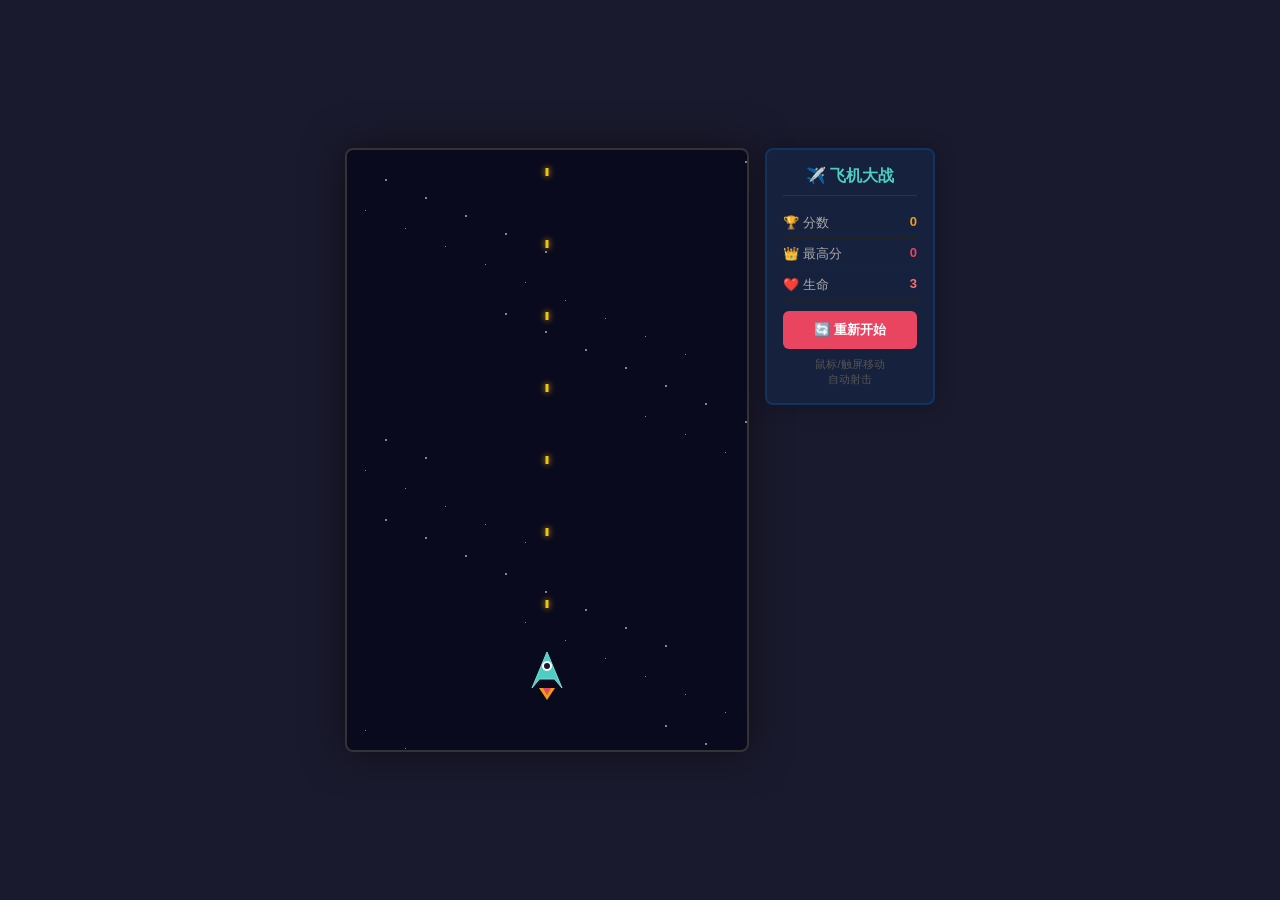
<file: games/shmup.html>
<!DOCTYPE html>
<html lang="zh-CN">
<head>
<meta charset="UTF-8">
<meta name="viewport" content="width=device-width, initial-scale=1.0">
<title>✈️ 飞机大战</title>
<style>
*{margin:0;padding:0;box-sizing:border-box}
body{background:#1a1a2e;display:flex;flex-direction:column;align-items:center;justify-content:center;min-height:100vh;font-family:'Segoe UI','PingFang SC','Microsoft YaHei',sans-serif;user-select:none;gap:10px;padding:10px}
.game-wrapper{display:flex;gap:16px;align-items:flex-start}
canvas{border:2px solid #333;border-radius:8px;background:#0a0a1e;cursor:none;box-shadow:0 0 40px rgba(0,0,0,0.5)}
.panel{background:#16213e;border:2px solid #0f3460;border-radius:8px;padding:16px;color:#eee;width:170px;box-shadow:0 0 20px rgba(0,0,0,0.3)}
.panel h2{font-size:16px;color:#4ecdc4;text-align:center;margin-bottom:12px;border-bottom:1px solid #333;padding-bottom:8px}
.sr{display:flex;justify-content:space-between;padding:6px 0;border-bottom:1px solid #222;font-size:13px}
.sl{color:#aaa}.sv{font-weight:bold}.sv.score{color:#f39c12}.sv.best{color:#e94560}.sv.lives{color:#ff6b6b}
.btn{display:block;width:100%;padding:10px;margin-top:10px;border:none;border-radius:6px;font-size:13px;font-weight:bold;cursor:pointer;font-family:inherit;transition:all 0.2s}
.btn-r{background:#e94560;color:white}.btn-r:hover{background:#c0392b}
.hint{font-size:11px;color:#555;text-align:center;margin-top:8px}
.overlay{position:fixed;top:0;left:0;width:100%;height:100%;background:rgba(0,0,0,0.7);display:flex;justify-content:center;align-items:center;z-index:200;display:none}
.overlay.show{display:flex}
.obox{background:#16213e;border:2px solid #e94560;border-radius:16px;padding:32px;text-align:center;color:white}
.obox h1{font-size:28px;color:#e94560;margin-bottom:12px}.obox p{font-size:16px;margin-bottom:20px;color:#ccc}
@media(max-width:600px){.game-wrapper{flex-direction:column;align-items:center}.panel{width:100%;max-width:360px}canvas{width:100%;height:auto}}
</style>
</head>
<body>
<div class="game-wrapper">
<canvas id="c" width="400" height="600"></canvas>
<div class="panel"><h2>✈️ 飞机大战</h2>
<div class="sr"><span class="sl">🏆 分数</span><span class="sv score" id="score">0</span></div>
<div class="sr"><span class="sl">👑 最高分</span><span class="sv best" id="best">0</span></div>
<div class="sr"><span class="sl">❤️ 生命</span><span class="sv lives" id="lives">3</span></div>
<button class="btn btn-r" onclick="restart()">🔄 重新开始</button>
<div class="hint">鼠标/触屏移动<br>自动射击</div></div></div>
<div class="overlay" id="ov"><div class="obox"><h1>💀 游戏结束</h1><p>最终得分: <b id="fs">0</b></p><button class="btn btn-r" onclick="restart()">🔄 再来一局</button></div></div>
<script>
const c=document.getElementById('c'),x=c.getContext('2d'),W=c.width,H=c.height;
let pl,bls=[],ens=[],pts=[],pus=[],ebs=[],sc=0,bs=0,lv=3,gov=!1,fc=0,sa=0,mx=W/2,my=H-80;
bs=localStorage.getItem('shmupBest')||0;document.getElementById('best').textContent=bs;

class Player{constructor(){this.x=W/2;this.y=H-80;this.w=30;this.h=36;this.sp=5;this.fc=0;this.fr=8;this.iv=0;this.pl=1;this.pt=0}
update(){let dx=mx-this.x,dy=my-this.y,dist=Math.sqrt(dx*dx+dy*dy);if(dist>2){this.x+=(dx/dist)*Math.min(dist,this.sp);this.y+=(dy/dist)*Math.min(dist,this.sp)}this.x=Math.max(this.w/2,Math.min(W-this.w/2,this.x));this.y=Math.max(this.h/2,Math.min(H-this.h/2,this.y));if(this.iv>0)this.iv--;if(this.pt>0){this.pt--;if(this.pt===0)this.pl=Math.max(1,this.pl-1)}if(this.fc>0)this.fc--;else{this.shoot();this.fc=this.fr}}
shoot(){if(this.pl>=3){bls.push(new Bullet(this.x-10,this.y-this.h/2,0,-8));bls.push(new Bullet(this.x,this.y-this.h/2,0,-8));bls.push(new Bullet(this.x+10,this.y-this.h/2,0,-8));bls.push(new Bullet(this.x-5,this.y-this.h/2,-0.5,-8));bls.push(new Bullet(this.x+5,this.y-this.h/2,0.5,-8))}else if(this.pl>=2){bls.push(new Bullet(this.x-8,this.y-this.h/2,0,-8));bls.push(new Bullet(this.x+8,this.y-this.h/2,0,-8))}else{bls.push(new Bullet(this.x,this.y-this.h/2,0,-8))}}
hit(){if(this.iv>0)return;lv--;this.iv=60;this.pl=Math.max(1,this.pl-1);sa=10;for(let i=0;i<15;i++)pts.push(new Pt(this.x,this.y,'#e94560',5));if(lv<=0)end()}
draw(x){if(this.iv>0&&Math.floor(this.iv/4)%2===0)return;let fl=10+Math.random()*8;x.fillStyle='#f39c12';x.beginPath();x.moveTo(this.x-8,this.y+this.h/2);x.lineTo(this.x,this.y+this.h/2+fl);x.lineTo(this.x+8,this.y+this.h/2);x.fill();x.fillStyle='#e94560';x.beginPath();x.moveTo(this.x-4,this.y+this.h/2);x.lineTo(this.x,this.y+this.h/2+fl*0.6);x.lineTo(this.x+4,this.y+this.h/2);x.fill();x.fillStyle='#4ecdc4';x.beginPath();x.moveTo(this.x,this.y-this.h/2);x.lineTo(this.x+this.w/2,this.y+this.h/2);x.lineTo(this.x+this.w/4,this.y+this.h/4);x.lineTo(this.x-this.w/4,this.y+this.h/4);x.lineTo(this.x-this.w/2,this.y+this.h/2);x.closePath();x.fill();x.strokeStyle='#7edcd4';x.lineWidth=1;x.stroke();x.fillStyle='#fff';x.beginPath();x.arc(this.x,this.y-4,5,0,Math.PI*2);x.fill();x.fillStyle='#1a1a2e';x.beginPath();x.arc(this.x,this.y-4,3,0,Math.PI*2);x.fill()}}
class Bullet{constructor(x,y,vx,vy){this.x=x;this.y=y;this.vx=vx;this.vy=vy;this.alive=!0}
update(){this.x+=this.vx;this.y+=this.vy;if(this.y<-10||this.y>H+10||this.x<-10||this.x>W+10)this.alive=!1}
draw(x){x.fillStyle='#f1c40f';x.shadowColor='#f1c40f';x.shadowBlur=6;x.fillRect(this.x-1.5,this.y-4,3,8);x.shadowBlur=0}}
class Enemy{constructor(tp){this.type=tp;this.alive=!0;switch(tp){case'small':this.x=Math.random()*W;this.y=-20;this.vx=(Math.random()-0.5)*2;this.vy=1.5+Math.random()*2;this.hp=1;this.sz=12;this.cl='#e74c3c';this.sc=100;break;case'medium':this.x=Math.random()*W;this.y=-30;this.vx=(Math.random()-0.5)*1.5;this.vy=1+Math.random();this.hp=3;this.sz=18;this.cl='#e67e22';this.sc=300;this.ft=40+Math.random()*60;break;case'fast':this.x=Math.random()<0.5?-20:W+20;this.y=50+Math.random()*200;this.vx=this.x<0?3:-3;this.vy=(Math.random()-0.5)*2;this.hp=1;this.sz=10;this.cl='#9b59b6';this.sc=150;break;case'boss':this.x=W/2;this.y=-50;this.vx=1;this.vy=0.8;this.hp=30+sc*0.01;this.sz=35;this.cl='#c0392b';this.sc=2000;this.ft=20;break}this.mhp=this.hp;this.flt=0}
update(){this.x+=this.vx;this.y+=this.vy;if(this.flt>0)this.flt--;if(this.type==='boss'){if(this.x<this.sz||this.x>W-this.sz)this.vx*=-1;if(this.y>150)this.vy=0;this.ft--;if(this.ft<=0){this.ft=15+Math.random()*20;let a=Math.atan2(pl.y-this.y,pl.x-this.x);for(let i=-2;i<=2;i++)ebs.push(new EB(this.x,this.y,Math.cos(a+i*0.2)*3,Math.sin(a+i*0.2)*3))}}else if(this.type==='medium'){this.ft--;if(this.ft<=0){this.ft=50+Math.random()*70;ebs.push(new EB(this.x,this.y,0,3))}}if(this.y>H+50||this.y<-100||this.x<-100||this.x>W+100){if(this.type!=='boss')this.alive=!1}}
hit(dmg){this.hp-=dmg;this.flt=4;for(let i=0;i<3;i++)pts.push(new Pt(this.x,this.y,'#fff',2));if(this.hp<=0){this.alive=!1;sc+=this.sc;let ct=this.type==='boss'?30:8;for(let i=0;i<ct;i++)pts.push(new Pt(this.x,this.y,this.cl,4));if(Math.random()<0.15||this.type==='boss')pus.push(new PU(this.x,this.y))}}
draw(x){let fl=this.flt>0;x.fillStyle=fl?'#fff':this.cl;if(this.type==='boss'){x.beginPath();x.arc(this.x,this.y,this.sz,0,Math.PI*2);x.fill();x.strokeStyle='#e74c3c';x.lineWidth=3;x.stroke();x.fillStyle='#fff';x.beginPath();x.arc(this.x-10,this.y-5,6,0,Math.PI*2);x.fill();x.beginPath();x.arc(this.x+10,this.y-5,6,0,Math.PI*2);x.fill();x.fillStyle='#111';x.beginPath();x.arc(this.x-8,this.y-5,3,0,Math.PI*2);x.fill();x.beginPath();x.arc(this.x+8,this.y-5,3,0,Math.PI*2);x.fill()}else{x.beginPath();x.moveTo(this.x,this.y-this.sz);x.lineTo(this.x+this.sz,this.y+this.sz*0.6);x.lineTo(this.x-this.sz,this.y+this.sz*0.6);x.closePath();x.fill()}if(this.mhp>2){let bw=this.sz*2;x.fillStyle='#333';x.fillRect(this.x-bw/2,this.y-this.sz-12,bw,4);x.fillStyle='#e94560';x.fillRect(this.x-bw/2,this.y-this.sz-12,bw*(this.hp/this.mhp),4)}}}
class EB{constructor(x,y,vx,vy){this.x=x;this.y=y;this.vx=vx;this.vy=vy;this.alive=!0}
update(){this.x+=this.vx;this.y+=this.vy;if(this.y>H+10||this.y<-10||this.x<-10||this.x>W+10)this.alive=!1}
draw(x){x.fillStyle='#ff6b6b';x.shadowColor='#ff6b6b';x.shadowBlur=4;x.beginPath();x.arc(this.x,this.y,3,0,Math.PI*2);x.fill();x.shadowBlur=0}}
class PU{constructor(x,y){this.x=x;this.y=y;this.vy=1.5;this.alive=!0;this.type=Math.random()<0.5?'power':'heal'}
update(){this.y+=this.vy;if(this.y>H+20)this.alive=!1}
draw(x){x.fillStyle=this.type==='power'?'#f1c40f':'#2ecc71';x.shadowColor=x.fillStyle;x.shadowBlur=8;let ic=this.type==='power'?'⚡':'❤️';x.font='16px sans-serif';x.textAlign='center';x.fillText(ic,this.x,this.y);x.shadowBlur=0}}
class Pt{constructor(x,y,cl,sp){this.x=x;this.y=y;let a=Math.random()*Math.PI*2,sd=sp*(0.3+Math.random());this.vx=Math.cos(a)*sd;this.vy=Math.sin(a)*sd;this.life=15+Math.random()*15;this.alive=!0;this.cl=cl;this.sz=1+Math.random()*2}
update(){this.x+=this.vx;this.y+=this.vy;this.life--;if(this.life<=0)this.alive=!1}
draw(x){let a=this.life/30;x.globalAlpha=a;x.fillStyle=this.cl;x.beginPath();x.arc(this.x,this.y,this.sz,0,Math.PI*2);x.fill();x.globalAlpha=1}}

function init(){pl=new Player();bls=[];ens=[];ebs=[];pts=[];pus=[];sc=0;lv=3;gov=!1;fc=0;sa=0;mx=W/2;my=H-80;document.getElementById('ov').classList.remove('show');upUI()}
function spawn(){fc++;let rate=Math.max(20,60-Math.floor(sc/500));if(fc%rate===0){let r=Math.random();if(r<0.6)ens.push(new Enemy('small'));else if(r<0.85)ens.push(new Enemy('medium'));else ens.push(new Enemy('fast'))}if(sc>0&&sc%2000<50&&!ens.some(e=>e.type==='boss')&&fc%30===0)ens.push(new Enemy('boss'))}
function update(){if(gov)return;pl.update();spawn();for(let b of bls)b.update();for(let e of ens)e.update();for(let eb of ebs)eb.update();for(let p of pts)p.update();for(let pu of pus)pu.update();
for(let b of bls){if(!b.alive)continue;for(let e of ens){if(!e.alive)continue;let dx=b.x-e.x,dy=b.y-e.y;if(Math.sqrt(dx*dx+dy*dy)<e.sz){b.alive=!1;e.hit(1);break}}}
for(let eb of ebs){if(!eb.alive)continue;let dx=eb.x-pl.x,dy=eb.y-pl.y;if(Math.sqrt(dx*dx+dy*dy)<15){eb.alive=!1;pl.hit()}}
for(let e of ens){if(!e.alive)continue;let dx=e.x-pl.x,dy=e.y-pl.y;if(Math.sqrt(dx*dx+dy*dy)<e.sz+15){e.alive=!1;pl.hit()}}
for(let pu of pus){if(!pu.alive)continue;let dx=pu.x-pl.x,dy=pu.y-pl.y;if(Math.sqrt(dx*dx+dy*dy)<25){pu.alive=!1;if(pu.type==='power'){pl.pl=Math.min(3,pl.pl+1);pl.pt=300}else{lv=Math.min(5,lv+1)}for(let i=0;i<10;i++)pts.push(new Pt(pu.x,pu.y,pu.type==='power'?'#f1c40f':'#2ecc71',3))}}
bls=bls.filter(b=>b.alive);ens=ens.filter(e=>e.alive);ebs=ebs.filter(eb=>eb.alive);pts=pts.filter(p=>p.alive);pus=pus.filter(pu=>pu.alive);if(sa>0)sa*=0.8;if(sa<0.5)sa=0;upUI()}
function end(){gov=!0;if(sc>bs){bs=sc;localStorage.setItem('shmupBest',bs)}document.getElementById('fs').textContent=sc;document.getElementById('ov').classList.add('show');upUI()}
function upUI(){document.getElementById('score').textContent=sc;document.getElementById('best').textContent=bs;document.getElementById('lives').textContent=lv}
function restart(){init()}
c.addEventListener('mousemove',e=>{let r=c.getBoundingClientRect();mx=e.clientX-r.left;my=e.clientY-r.top});
c.addEventListener('touchmove',e=>{e.preventDefault();let r=c.getBoundingClientRect();mx=e.touches[0].clientX-r.left;my=e.touches[0].clientY-r.top},{passive:!1});
c.addEventListener('touchstart',e=>{e.preventDefault();let r=c.getBoundingClientRect();mx=e.touches[0].clientX-r.left;my=e.touches[0].clientY-r.top},{passive:!1});
function draw(){x.clearRect(0,0,W,H);x.fillStyle='rgba(255,255,255,0.5)';for(let i=0;i<50;i++){let sx=(i*137+fc*(0.3+i*0.05))%W,sy=(i*97+fc*(1+i*0.1))%H;x.fillRect(sx,sy,1+(i%2),1+(i%2))}
let sx=0,sy=0;if(sa>0){sx=(Math.random()-0.5)*sa;sy=(Math.random()-0.5)*sa}x.save();x.translate(sx,sy);
for(let pu of pus)pu.draw(x);for(let b of bls)b.draw(x);for(let eb of ebs)eb.draw(x);for(let e of ens)e.draw(x);for(let p of pts)p.draw(x);pl.draw(x);x.restore();requestAnimationFrame(draw)}
function loop(){update();requestAnimationFrame(loop)}
init();loop();draw();
</script>
</body>
</html>
</file>
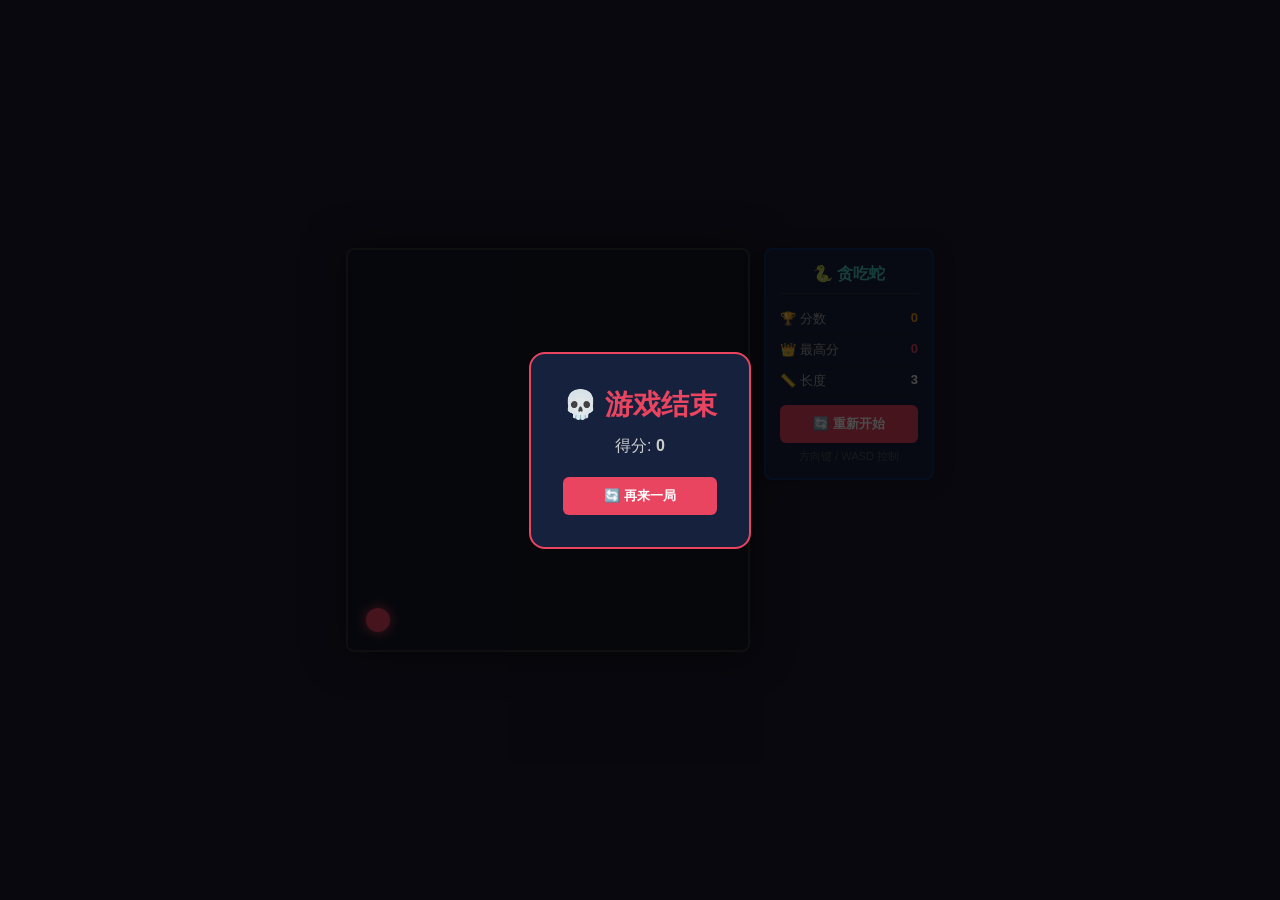
<file: games/snake.html>
<!DOCTYPE html>
<html lang="zh-CN">
<head>
<meta charset="UTF-8">
<meta name="viewport" content="width=device-width, initial-scale=1.0">
<title>🐍 贪吃蛇大作战</title>
<style>
*{margin:0;padding:0;box-sizing:border-box}
body{background:#1a1a2e;display:flex;flex-direction:column;align-items:center;justify-content:center;min-height:100vh;font-family:'Segoe UI','PingFang SC','Microsoft YaHei',sans-serif;user-select:none;gap:8px;padding:8px;overflow:hidden;touch-action:manipulation}
.game-wrapper{display:flex;gap:14px;align-items:flex-start}
canvas{border:2px solid #333;border-radius:8px;background:#111827;box-shadow:0 0 40px rgba(0,0,0,0.5);touch-action:none}
.panel{background:#16213e;border:2px solid #0f3460;border-radius:8px;padding:14px;color:#eee;width:170px;box-shadow:0 0 20px rgba(0,0,0,0.3)}
.panel h2{font-size:16px;color:#4ecdc4;text-align:center;margin-bottom:10px;border-bottom:1px solid #333;padding-bottom:8px}
.sr{display:flex;justify-content:space-between;padding:6px 0;border-bottom:1px solid #222;font-size:13px}
.sl{color:#aaa}.sv{font-weight:bold}.sv.score{color:#f39c12}.sv.best{color:#e94560}
.btn{display:block;width:100%;padding:10px;margin-top:8px;border:none;border-radius:6px;font-size:13px;font-weight:bold;cursor:pointer;font-family:inherit;transition:all 0.15s}
.btn-r{background:#e94560;color:white}.btn-r:hover{background:#c0392b}.btn-r:active{transform:scale(0.95)}
.hint{font-size:11px;color:#555;text-align:center;margin-top:6px}

/* 移动端虚拟方向键 */
.dpad{display:none;position:relative;width:160px;height:160px;margin-top:2px}
.dpad .btn-d{position:absolute;width:48px;height:48px;border-radius:12px;background:rgba(255,255,255,0.08);border:2px solid rgba(255,255,255,0.15);display:flex;align-items:center;justify-content:center;font-size:22px;color:rgba(255,255,255,0.7);cursor:pointer;transition:all 0.1s;-webkit-tap-highlight-color:transparent}
.dpad .btn-d:active,.dpad .btn-d.active{background:rgba(78,205,196,0.3);border-color:#4ecdc4;color:#4ecdc4;transform:scale(0.9)}
.dpad .up{top:0;left:56px}
.dpad .down{bottom:0;left:56px}
.dpad .left{top:56px;left:0}
.dpad .right{top:56px;right:0}

.overlay{position:fixed;top:0;left:0;width:100%;height:100%;background:rgba(0,0,0,0.7);display:flex;justify-content:center;align-items:center;z-index:200;display:none}
.overlay.show{display:flex}
.obox{background:#16213e;border:2px solid #e94560;border-radius:16px;padding:32px;text-align:center;color:white}
.obox h1{font-size:28px;color:#e94560;margin-bottom:12px}
.obox p{font-size:16px;margin-bottom:20px;color:#ccc}

@media(max-width:650px){
  body{gap:6px;padding:4px}
  .game-wrapper{flex-direction:column;align-items:center;gap:8px}
  .panel{width:100%;max-width:400px;padding:10px 14px}
  .panel .hint{display:none}
  canvas{width:min(95vw,400px);height:min(95vw,400px)}
  .dpad{display:block}
}
@media(min-width:651px){
  .dpad{display:none}
}
</style>
</head>
<body>
<div class="game-wrapper">
<canvas id="c" width="400" height="400"></canvas>
<div class="panel"><h2>🐍 贪吃蛇</h2>
<div class="sr"><span class="sl">🏆 分数</span><span class="sv score" id="score">0</span></div>
<div class="sr"><span class="sl">👑 最高分</span><span class="sv best" id="best">0</span></div>
<div class="sr"><span class="sl">📏 长度</span><span class="sv" id="len">3</span></div>
<button class="btn btn-r" onclick="restart()">🔄 重新开始</button>
<div class="hint">方向键 / WASD 控制</div></div></div>

<!-- 移动端虚拟方向键 -->
<div class="dpad" id="dpad">
  <button class="btn-d up" data-dir="up">▲</button>
  <button class="btn-d down" data-dir="down">▼</button>
  <button class="btn-d left" data-dir="left">◀</button>
  <button class="btn-d right" data-dir="right">▶</button>
</div>

<div class="overlay" id="ov"><div class="obox"><h1>💀 游戏结束</h1><p>得分: <b id="fs">0</b></p><button class="btn btn-r" onclick="restart()">🔄 再来一局</button></div></div>

<script>
const c=document.getElementById('c'),ctx=c.getContext('2d'),G=20,COLS=c.width/G,ROWS=c.height/G;

let snake, food, dir, nextDir, score=0, bestScore=0, gameOver=false, gameLoop, particles=[], baseSpeed=90;

// 加载最高分
bestScore=parseInt(localStorage.getItem('snakeBest_v2'))||0;
document.getElementById('best').textContent=bestScore;

// 方向映射
const DIRS={up:{x:0,y:-1},down:{x:0,y:1},left:{x:-1,y:0},right:{x:1,y:0}};
const OPPOSITE={up:'down',down:'up',left:'right',right:'left'};

function init(){
  snake=[
    {x:Math.floor(COLS/2),y:Math.floor(ROWS/2)},
    {x:Math.floor(COLS/2)-1,y:Math.floor(ROWS/2)},
    {x:Math.floor(COLS/2)-2,y:Math.floor(ROWS/2)}
  ];
  dir={x:1,y:0}; nextDir={x:1,y:0};
  score=0; gameOver=false; particles=[]; baseSpeed=90;
  document.getElementById('ov').classList.remove('show');
  placeFood(); updateUI();
}

function placeFood(){
  do{
    food={x:Math.floor(Math.random()*COLS),y:Math.floor(Math.random()*ROWS)}
  }while(snake.some(s=>s.x===food.x&&s.y===food.y));
}

function restart(){
  if(gameLoop)clearInterval(gameLoop);
  init();
  gameLoop=setInterval(update,baseSpeed);
}

function update(){
  if(gameOver)return;

  // 立即应用方向（消除延迟感）
  dir={...nextDir};

  let head={x:snake[0].x+dir.x,y:snake[0].y+dir.y};

  // 边界检测
  if(head.x<0||head.x>=COLS||head.y<0||head.y>=ROWS){endGame();return;}
  // 自身碰撞检测
  if(snake.some(s=>s.x===head.x&&s.y===head.y)){endGame();return;}

  snake.unshift(head);

  if(head.x===food.x&&head.y===food.y){
    score+=10;
    placeFood();
    // 粒子特效
    for(let i=0;i<10;i++) particles.push({
      x:food.x*G+G/2,y:food.y*G+G/2,
      vx:(Math.random()-0.5)*6,vy:(Math.random()-0.5)*6,
      life:18,color:'#f39c12'
    });
    // 逐渐加速
    if(baseSpeed>50&&score%40===0){baseSpeed-=4;clearInterval(gameLoop);gameLoop=setInterval(update,baseSpeed)}
  }else{
    snake.pop();
  }
  updateUI();
}

function endGame(){
  gameOver=true;
  if(score>bestScore){bestScore=score;localStorage.setItem('snakeBest_v2',bestScore)}
  document.getElementById('fs').textContent=score;
  document.getElementById('ov').classList.add('show');
  updateUI();
}

function updateUI(){
  document.getElementById('score').textContent=score;
  document.getElementById('best').textContent=bestScore;
  document.getElementById('len').textContent=snake.length;
}

// 转向逻辑：忽略反向 + 同一帧只改一次
let dirChanged=false;
function changeDir(d){
  if(gameOver)return;
  // 不允许 180° 反转
  if(OPPOSITE[d]===OPPOSITE[getDirName(nextDir)])return;
  nextDir=DIRS[d];
  dirChanged=true;
}

function getDirName(d){for(let[k,v]of Object.entries(DIRS)){if(v.x===d.x&&v.y===d.y)return k}return'right'}

// === 键盘控制 ===
document.addEventListener('keydown',e=>{
  if(gameOver&&e.key===' '){restart();return}
  e.preventDefault();
  switch(e.key){
    case'ArrowUp':case'w':case'W':changeDir('up');break;
    case'ArrowDown':case's':case'S':changeDir('down');break;
    case'ArrowLeft':case'a':case'A':changeDir('left');break;
    case'ArrowRight':case'd':case'D':changeDir('right');break;
  }
});

// === 移动端触摸滑动 ===
let touchStartX=0,touchStartY=0,touchMoved=false;
c.addEventListener('touchstart',e=>{
  e.preventDefault();
  touchStartX=e.touches[0].clientX;touchStartY=e.touches[0].clientY;
  touchMoved=false;
},{passive:false});

c.addEventListener('touchmove',e=>{
  e.preventDefault();
  if(touchMoved)return;
  let dx=e.touches[0].clientX-touchStartX,dy=e.touches[0].clientY-touchStartY;
  let threshold=25;
  if(Math.abs(dx)>threshold||Math.abs(dy)>threshold){
    touchMoved=true;
    if(Math.abs(dx)>Math.abs(dy)){changeDir(dx>0?'right':'left')}
    else{changeDir(dy>0?'down':'up')}
  }
},{passive:false});

// === 移动端虚拟方向键 ===
document.querySelectorAll('.btn-d').forEach(btn=>{
  btn.addEventListener('pointerdown',e=>{e.preventDefault();changeDir(btn.dataset.dir)});
  btn.addEventListener('pointerenter',e=>{e.preventDefault();changeDir(btn.dataset.dir)});
});

// 防止虚拟键双击缩放
document.getElementById('dpad').addEventListener('touchstart',e=>{e.preventDefault()});

// === 渲染 ===
let animFrame;
function draw(){
  ctx.clearRect(0,0,c.width,c.height);

  // 网格
  ctx.strokeStyle='rgba(255,255,255,0.025)';ctx.lineWidth=0.5;
  for(let i=0;i<=c.width;i+=G){ctx.beginPath();ctx.moveTo(i,0);ctx.lineTo(i,c.height);ctx.stroke()}
  for(let i=0;i<=c.height;i+=G){ctx.beginPath();ctx.moveTo(0,i);ctx.lineTo(c.width,i);ctx.stroke()}

  // 食物
  let pulse=1+Math.sin(Date.now()/180)*0.25;
  ctx.fillStyle='#e94560';ctx.shadowColor='#e94560';ctx.shadowBlur=12;
  ctx.beginPath();ctx.arc(food.x*G+G/2,food.y*G+G/2,G/2*pulse,0,Math.PI*2);ctx.fill();
  ctx.shadowBlur=0;

  // 蛇身
  snake.forEach((s,i)=>{
    let t=i/snake.length;
    ctx.fillStyle=`rgb(${Math.floor(39+t*30)},${Math.floor(174+t*40)},${Math.floor(96-t*40)})`;
    let pad=i===0?1.5:2.5;
    let r=i===0?6:4;
    roundRect(s.x*G+pad,s.y*G+pad,G-pad*2,G-pad*2,r);
    ctx.fill();

    // 蛇头眼睛
    if(i===0){
      ctx.fillStyle='white';
      let cx=s.x*G+G/2,cy=s.y*G+G/2;
      let ex,ey;
      if(dir.x===1){ex=cx+3;ey=cy-5;ctx.beginPath();ctx.arc(ex,ey,3,0,Math.PI*2);ctx.fill();ey=cy+5;ctx.beginPath();ctx.arc(ex,ey,3,0,Math.PI*2);ctx.fill()}
      else if(dir.x===-1){ex=cx-3;ey=cy-5;ctx.beginPath();ctx.arc(ex,ey,3,0,Math.PI*2);ctx.fill();ey=cy+5;ctx.beginPath();ctx.arc(ex,ey,3,0,Math.PI*2);ctx.fill()}
      else if(dir.y===-1){ex=cx-5;ey=cy-3;ctx.beginPath();ctx.arc(ex,ey,3,0,Math.PI*2);ctx.fill();ex=cx+5;ctx.beginPath();ctx.arc(ex,ey,3,0,Math.PI*2);ctx.fill()}
      else{ex=cx-5;ey=cy+3;ctx.beginPath();ctx.arc(ex,ey,3,0,Math.PI*2);ctx.fill();ex=cx+5;ctx.beginPath();ctx.arc(ex,ey,3,0,Math.PI*2);ctx.fill()}
      // 瞳孔
      ctx.fillStyle='#111';
      if(dir.x===1){ctx.beginPath();ctx.arc(cx+4,cy-5,1.3,0,Math.PI*2);ctx.fill();ctx.beginPath();ctx.arc(cx+4,cy+5,1.3,0,Math.PI*2);ctx.fill()}
      else if(dir.x===-1){ctx.beginPath();ctx.arc(cx-4,cy-5,1.3,0,Math.PI*2);ctx.fill();ctx.beginPath();ctx.arc(cx-4,cy+5,1.3,0,Math.PI*2);ctx.fill()}
      else if(dir.y===-1){ctx.beginPath();ctx.arc(cx-5,cy-4,1.3,0,Math.PI*2);ctx.fill();ctx.beginPath();ctx.arc(cx+5,cy-4,1.3,0,Math.PI*2);ctx.fill()}
      else{ctx.beginPath();ctx.arc(cx-5,cy+4,1.3,0,Math.PI*2);ctx.fill();ctx.beginPath();ctx.arc(cx+5,cy+4,1.3,0,Math.PI*2);ctx.fill()}
    }
  });

  // 粒子
  particles=particles.filter(p=>p.life>0);
  for(let p of particles){
    p.x+=p.vx;p.y+=p.vy;p.life--;
    let a=p.life/18;
    ctx.fillStyle=`rgba(243,156,18,${a})`;
    ctx.beginPath();ctx.arc(p.x,p.y,2.5,0,Math.PI*2);ctx.fill();
  }

  animFrame=requestAnimationFrame(draw);
}

function roundRect(x,y,w,h,r){
  ctx.beginPath();
  ctx.moveTo(x+r,y);ctx.lineTo(x+w-r,y);
  ctx.quadraticCurveTo(x+w,y,x+w,y+r);
  ctx.lineTo(x+w,y+h-r);ctx.quadraticCurveTo(x+w,y+h,x+w-r,y+h);
  ctx.lineTo(x+r,y+h);ctx.quadraticCurveTo(x,y+h,x,y+h-r);
  ctx.lineTo(x,y+r);ctx.quadraticCurveTo(x,y,x+r,y);
  ctx.closePath();
}

// === 启动 ===
init();
gameLoop=setInterval(update,baseSpeed);
draw();
</script>
</body>
</html>
</file>
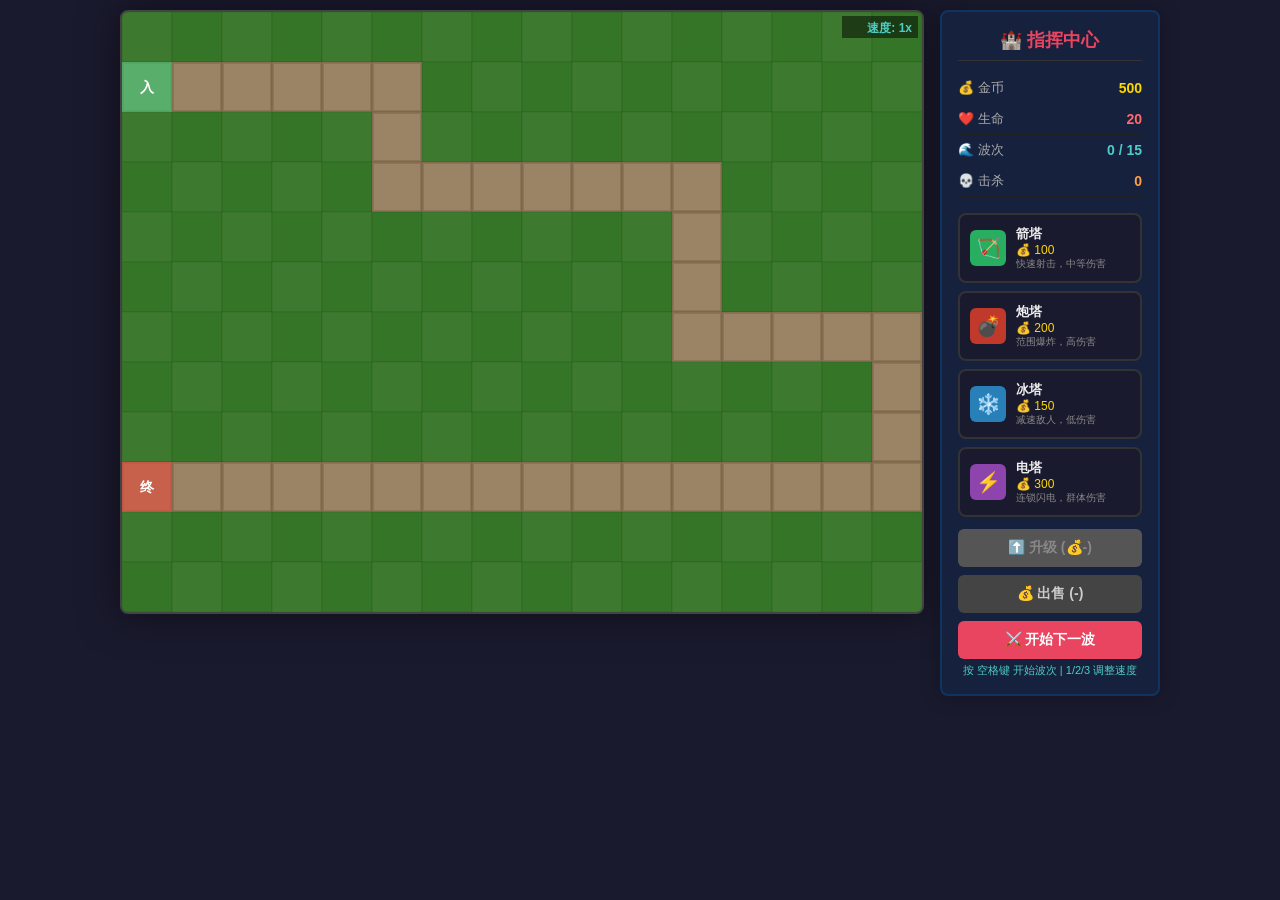
<file: games/tower-defense.html>
<!DOCTYPE html>
<html lang="zh-CN">
<head>
<meta charset="UTF-8">
<meta name="viewport" content="width=device-width, initial-scale=1.0">
<title>🏰 塔防战争 - Tower Defense</title>
<style>
* { margin: 0; padding: 0; box-sizing: border-box; }

body {
  background: #1a1a2e;
  display: flex;
  justify-content: center;
  align-items: flex-start;
  min-height: 100vh;
  font-family: 'Segoe UI', 'PingFang SC', 'Microsoft YaHei', sans-serif;
  user-select: none;
  padding: 10px;
  overflow-y: auto;
}

.game-container {
  display: flex;
  gap: 16px;
  align-items: flex-start;
}

#gameCanvas {
  border: 2px solid #444;
  border-radius: 8px;
  background: #2d5a27;
  cursor: crosshair;
  box-shadow: 0 0 40px rgba(0,0,0,0.5);
}

.panel {
  background: #16213e;
  border: 2px solid #0f3460;
  border-radius: 8px;
  padding: 16px;
  color: #eee;
  width: 220px;
  min-height: 500px;
  box-shadow: 0 0 20px rgba(0,0,0,0.3);
}

.panel h2 {
  font-size: 18px;
  margin-bottom: 12px;
  color: #e94560;
  text-align: center;
  border-bottom: 1px solid #333;
  padding-bottom: 8px;
}

.stat-row {
  display: flex;
  justify-content: space-between;
  align-items: center;
  padding: 6px 0;
  border-bottom: 1px solid #222;
}

.stat-label { color: #aaa; font-size: 13px; }
.stat-value { font-weight: bold; font-size: 14px; }
.stat-value.gold { color: #ffd700; }
.stat-value.lives { color: #ff6b6b; }
.stat-value.wave { color: #4ecdc4; }
.stat-value.kills { color: #ff9f43; }

.tower-shop {
  margin-top: 16px;
}

.tower-card {
  background: #1a1a2e;
  border: 2px solid #333;
  border-radius: 8px;
  padding: 10px;
  margin-bottom: 8px;
  cursor: pointer;
  transition: all 0.2s;
  display: flex;
  align-items: center;
  gap: 10px;
}

.tower-card:hover {
  border-color: #e94560;
  transform: translateX(2px);
}

.tower-card.selected {
  border-color: #4ecdc4;
  box-shadow: 0 0 10px rgba(78,205,196,0.3);
}

.tower-card.disabled {
  opacity: 0.4;
  cursor: not-allowed;
}

.tower-icon {
  width: 36px; height: 36px;
  border-radius: 6px;
  display: flex;
  align-items: center;
  justify-content: center;
  font-size: 20px;
  flex-shrink: 0;
}

.tower-icon.arrow { background: #27ae60; }
.tower-icon.cannon { background: #c0392b; }
.tower-icon.ice { background: #2980b9; }
.tower-icon.lightning { background: #8e44ad; }

.tower-info { flex: 1; min-width: 0; }
.tower-name { font-size: 13px; font-weight: bold; }
.tower-cost { font-size: 12px; color: #ffd700; }
.tower-desc { font-size: 10px; color: #888; }

.btn {
  display: block;
  width: 100%;
  padding: 10px;
  margin-top: 8px;
  border: none;
  border-radius: 6px;
  font-size: 14px;
  font-weight: bold;
  cursor: pointer;
  transition: all 0.2s;
  font-family: inherit;
}

.btn-start {
  background: #e94560;
  color: white;
}
.btn-start:hover { background: #c0392b; }

.btn-upgrade {
  background: #f39c12;
  color: white;
  margin-top: 12px;
}
.btn-upgrade:hover { background: #e67e22; }
.btn-upgrade:disabled {
  background: #555;
  color: #888;
  cursor: not-allowed;
}

.btn-sell {
  background: #444;
  color: #ccc;
}
.btn-sell:hover { background: #666; }

.tower-detail {
  margin-top: 12px;
  padding: 10px;
  background: #1a1a2e;
  border-radius: 6px;
  display: none;
}

.tower-detail.active { display: block; }

.detail-row {
  display: flex;
  justify-content: space-between;
  font-size: 12px;
  padding: 2px 0;
}

#message {
  position: fixed;
  top: 20px;
  left: 50%;
  transform: translateX(-50%);
  background: #e94560;
  color: white;
  padding: 10px 24px;
  border-radius: 20px;
  font-weight: bold;
  pointer-events: none;
  opacity: 0;
  transition: opacity 0.3s;
  z-index: 100;
}

#message.show { opacity: 1; }

.game-over-overlay {
  position: fixed;
  top: 0; left: 0;
  width: 100%; height: 100%;
  background: rgba(0,0,0,0.7);
  display: flex;
  justify-content: center;
  align-items: center;
  z-index: 200;
  display: none;
}

.game-over-overlay.show { display: flex; }

.game-over-box {
  background: #16213e;
  border: 2px solid #e94560;
  border-radius: 16px;
  padding: 40px;
  text-align: center;
  color: white;
}

.game-over-box h1 {
  font-size: 36px;
  color: #e94560;
  margin-bottom: 16px;
}

.game-over-box p {
  font-size: 18px;
  margin-bottom: 24px;
  color: #ccc;
}

.btn-restart {
  background: #e94560;
  color: white;
  padding: 12px 32px;
  font-size: 16px;
}

.speed-indicator {
  font-size: 11px;
  color: #4ecdc4;
  margin-top: 4px;
  text-align: center;
}
</style>
</head>
<body>

<div class="game-container">
  <canvas id="gameCanvas" width="800" height="600"></canvas>

  <div class="panel" id="rightPanel">
    <h2>🏰 指挥中心</h2>

    <div class="stat-row">
      <span class="stat-label">💰 金币</span>
      <span class="stat-value gold" id="goldDisplay">500</span>
    </div>
    <div class="stat-row">
      <span class="stat-label">❤️ 生命</span>
      <span class="stat-value lives" id="livesDisplay">20</span>
    </div>
    <div class="stat-row">
      <span class="stat-label">🌊 波次</span>
      <span class="stat-value wave" id="waveDisplay">0 / 15</span>
    </div>
    <div class="stat-row">
      <span class="stat-label">💀 击杀</span>
      <span class="stat-value kills" id="killsDisplay">0</span>
    </div>

    <div class="tower-shop">
      <div class="tower-card" data-tower="arrow" onclick="selectTower('arrow')">
        <div class="tower-icon arrow">🏹</div>
        <div class="tower-info">
          <div class="tower-name">箭塔</div>
          <div class="tower-cost">💰 100</div>
          <div class="tower-desc">快速射击，中等伤害</div>
        </div>
      </div>

      <div class="tower-card" data-tower="cannon" onclick="selectTower('cannon')">
        <div class="tower-icon cannon">💣</div>
        <div class="tower-info">
          <div class="tower-name">炮塔</div>
          <div class="tower-cost">💰 200</div>
          <div class="tower-desc">范围爆炸，高伤害</div>
        </div>
      </div>

      <div class="tower-card" data-tower="ice" onclick="selectTower('ice')">
        <div class="tower-icon ice">❄️</div>
        <div class="tower-info">
          <div class="tower-name">冰塔</div>
          <div class="tower-cost">💰 150</div>
          <div class="tower-desc">减速敌人，低伤害</div>
        </div>
      </div>

      <div class="tower-card" data-tower="lightning" onclick="selectTower('lightning')">
        <div class="tower-icon lightning">⚡</div>
        <div class="tower-info">
          <div class="tower-name">电塔</div>
          <div class="tower-cost">💰 300</div>
          <div class="tower-desc">连锁闪电，群体伤害</div>
        </div>
      </div>
    </div>

    <div class="tower-detail" id="towerDetail">
      <h3 style="color:#4ecdc4;font-size:14px;margin-bottom:6px;" id="detailName">塔详情</h3>
      <div class="detail-row"><span>等级</span><span id="detailLevel">1</span></div>
      <div class="detail-row"><span>伤害</span><span id="detailDamage">-</span></div>
      <div class="detail-row"><span>射程</span><span id="detailRange">-</span></div>
      <div class="detail-row"><span>射速</span><span id="detailSpeed">-</span></div>
    </div>

    <button class="btn btn-upgrade" id="btnUpgrade" disabled onclick="upgradeSelectedTower()">
      ⬆️ 升级 (💰<span id="upgradeCost">-</span>)
    </button>

    <button class="btn btn-sell" id="btnSell" disabled onclick="sellSelectedTower()">
      💰 出售 (<span id="sellValue">-</span>)
    </button>

    <button class="btn btn-start" id="btnStart" onclick="startWave()">
      ⚔️ 开始下一波
    </button>

    <div class="speed-indicator">
      按 空格键 开始波次 | 1/2/3 调整速度
    </div>
  </div>
</div>

<div id="message"></div>

<div class="game-over-overlay" id="gameOverOverlay">
  <div class="game-over-box">
    <h1 id="gameOverTitle">游戏结束</h1>
    <p id="gameOverMsg"></p>
    <button class="btn btn-restart" onclick="restartGame()">🔄 重新开始</button>
  </div>
</div>

<script>
// ==================== 游戏核心 ====================

const canvas = document.getElementById('gameCanvas');
const ctx = canvas.getContext('2d');
const W = canvas.width;
const H = canvas.height;

// ---------- 游戏状态 ----------
let gold = 500;
let lives = 20;
let wave = 0;
const MAX_WAVE = 15;
let kills = 0;
let selectedTowerType = null;
let selectedPlacedTower = null;
let gameOver = false;
let gameSpeed = 1;
let waveActive = false;

// ---------- 地图数据 ----------
// 0=空地(可建造), 1=路径, 2=不可建造(装饰)
const TILE_SIZE = 50;
const COLS = W / TILE_SIZE;  // 16
const ROWS = H / TILE_SIZE;  // 12

const map = [
  [0,0,0,0,0,0,0,0,0,0,0,0,0,0,0,0],
  [1,1,1,1,1,1,0,0,0,0,0,0,0,0,0,0],
  [0,0,0,0,0,1,0,0,0,0,0,0,0,0,0,0],
  [0,0,0,0,0,1,1,1,1,1,1,1,0,0,0,0],
  [0,0,0,0,0,0,0,0,0,0,0,1,0,0,0,0],
  [0,0,0,0,0,0,0,0,0,0,0,1,0,0,0,0],
  [0,0,0,0,0,0,0,0,0,0,0,1,1,1,1,1],
  [0,0,0,0,0,0,0,0,0,0,0,0,0,0,0,1],
  [0,0,0,0,0,0,0,0,0,0,0,0,0,0,0,1],
  [1,1,1,1,1,1,1,1,1,1,1,1,1,1,1,1],
  [0,0,0,0,0,0,0,0,0,0,0,0,0,0,0,0],
  [0,0,0,0,0,0,0,0,0,0,0,0,0,0,0,0],
];

// 路径点（敌人行进路线）
const waypoints = [
  {x:0, y:1}, {x:5, y:1}, {x:5, y:3}, {x:11, y:3},
  {x:11, y:6}, {x:15, y:6}, {x:15, y:9}, {x:0, y:9}
];

// ---------- 塔类型定义 ----------
const TOWER_DEFS = {
  arrow: {
    name: '箭塔', icon: '🏹', cost: 100,
    damage: 25, range: 120, fireRate: 30,  // 帧
    color: '#27ae60', projectileSpeed: 8,
    projectileColor: '#2ecc71', projectileSize: 3,
    upgradeCostMul: 1.5,
    upgrades: { damage: 15, range: 10, fireRate: -3 }
  },
  cannon: {
    name: '炮塔', icon: '💣', cost: 200,
    damage: 80, range: 100, fireRate: 70,
    color: '#c0392b', projectileSpeed: 5,
    projectileColor: '#e74c3c', projectileSize: 6,
    splash: 60,
    upgradeCostMul: 1.6,
    upgrades: { damage: 40, range: 8, fireRate: -8, splash: 15 }
  },
  ice: {
    name: '冰塔', icon: '❄️', cost: 150,
    damage: 10, range: 110, fireRate: 25,
    color: '#2980b9', projectileSpeed: 6,
    projectileColor: '#3498db', projectileSize: 3,
    slowAmount: 0.4, slowDuration: 60,
    upgradeCostMul: 1.4,
    upgrades: { damage: 5, range: 12, slowAmount: 0.05 }
  },
  lightning: {
    name: '电塔', icon: '⚡', cost: 300,
    damage: 40, range: 130, fireRate: 50,
    color: '#8e44ad', projectileSpeed: 12,
    projectileColor: '#9b59b6', projectileSize: 3,
    chainCount: 3, chainRange: 80,
    upgradeCostMul: 1.7,
    upgrades: { damage: 20, range: 15, fireRate: -5, chainCount: 1 }
  }
};

// ---------- 实体 ----------
let towers = [];
let enemies = [];
let projectiles = [];
let particles = [];

// ---------- 塔类 ----------
class Tower {
  constructor(col, row, type) {
    this.col = col;
    this.row = row;
    this.x = col * TILE_SIZE + TILE_SIZE / 2;
    this.y = row * TILE_SIZE + TILE_SIZE / 2;
    this.type = type;
    this.level = 1;
    this.cooldown = 0;
    this.angle = 0;
    this.target = null;

    const def = TOWER_DEFS[type];
    this.damage = def.damage;
    this.range = def.range;
    this.fireRate = def.fireRate;
    this.totalValue = def.cost;
  }

  getUpgradeCost() {
    const base = TOWER_DEFS[this.type];
    return Math.floor(base.cost * base.upgradeCostMul * this.level);
  }

  getSellValue() {
    return Math.floor(this.totalValue * 0.6);
  }

  upgrade() {
    const cost = this.getUpgradeCost();
    if (gold < cost) return false;
    gold -= cost;
    this.totalValue += cost;

    const u = TOWER_DEFS[this.type].upgrades;
    this.damage += u.damage;
    this.range += u.range;
    this.fireRate = Math.max(10, this.fireRate + u.fireRate);
    if (u.splash && this.splash !== undefined) this.splash = (this.splash || TOWER_DEFS[this.type].splash) + u.splash;
    if (u.slowAmount) this.slowAmount = (this.slowAmount || TOWER_DEFS[this.type].slowAmount) + u.slowAmount;
    if (u.chainCount) this.chainCount = (this.chainCount || TOWER_DEFS[this.type].chainCount) + u.chainCount;

    this.level++;
    return true;
  }

  findTarget() {
    let best = null;
    let bestDist = Infinity;
    // 优先攻击走在最前面的敌人
    let bestProgress = -1;

    for (const e of enemies) {
      if (e.hp <= 0) continue;
      const dx = e.x - this.x;
      const dy = e.y - this.y;
      const dist = Math.sqrt(dx * dx + dy * dy);
      if (dist <= this.range) {
        if (e.progress > bestProgress) {
          bestProgress = e.progress;
          best = e;
          bestDist = dist;
        }
      }
    }
    return best;
  }

  update() {
    if (this.cooldown > 0) {
      this.cooldown -= gameSpeed;
      return;
    }

    this.target = this.findTarget();
    if (this.target) {
      this.angle = Math.atan2(this.target.y - this.y, this.target.x - this.x);
      this.fire();
      this.cooldown = this.fireRate;
    }
  }

  fire() {
    const def = TOWER_DEFS[this.type];

    if (this.type === 'lightning') {
      // 连锁闪电
      const hit = new Set();
      hit.add(this.target);
      const chains = [{ enemy: this.target, x: this.target.x, y: this.target.y }];
      let currentTarget = this.target;

      const chainMax = this.chainCount || def.chainCount;
      for (let c = 0; c < chainMax; c++) {
        let nearest = null;
        let nearestDist = (def.chainRange || 80);
        for (const e of enemies) {
          if (e.hp <= 0 || hit.has(e)) continue;
          const dx = e.x - currentTarget.x;
          const dy = e.y - currentTarget.y;
          const dist = Math.sqrt(dx * dx + dy * dy);
          if (dist < nearestDist) {
            nearestDist = dist;
            nearest = e;
          }
        }
        if (!nearest) break;
        hit.add(nearest);
        chains.push({ enemy: nearest, x: nearest.x, y: nearest.y });
        currentTarget = nearest;
      }

      for (const c of chains) {
        c.enemy.takeDamage(this.damage, 'lightning');
      }
      projectiles.push(new LightningEffect(this.x, this.y, chains));
    } else {
      projectiles.push(new Projectile(
        this.x, this.y,
        this.target,
        this.damage,
        def.projectileSpeed,
        def.projectileColor,
        def.projectileSize,
        this.type
      ));
    }
  }

  draw(ctx) {
    const def = TOWER_DEFS[this.type];
    const x = this.x;
    const y = this.y;

    // 底座
    ctx.fillStyle = '#555';
    ctx.beginPath();
    ctx.arc(x, y, 16, 0, Math.PI * 2);
    ctx.fill();
    ctx.strokeStyle = '#333';
    ctx.lineWidth = 2;
    ctx.stroke();

    // 塔身
    ctx.fillStyle = def.color;
    ctx.beginPath();
    ctx.arc(x, y, 12, 0, Math.PI * 2);
    ctx.fill();

    // 炮口方向
    ctx.save();
    ctx.translate(x, y);
    ctx.rotate(this.angle);
    ctx.fillStyle = '#fff';
    ctx.fillRect(8, -3, 10, 6);
    ctx.restore();

    // 等级标识
    if (this.level > 1) {
      ctx.fillStyle = '#ffd700';
      ctx.font = 'bold 10px sans-serif';
      ctx.textAlign = 'center';
      ctx.fillText('★'.repeat(Math.min(this.level - 1, 3)), x, y - 18);
    }

    // 射程指示（选中时）
    if (selectedPlacedTower === this) {
      ctx.strokeStyle = 'rgba(255,255,255,0.3)';
      ctx.lineWidth = 1;
      ctx.setLineDash([4, 4]);
      ctx.beginPath();
      ctx.arc(x, y, this.range, 0, Math.PI * 2);
      ctx.stroke();
      ctx.setLineDash([]);
    }
  }
}

// ---------- 敌人 ----------
class Enemy {
  constructor(waveNum) {
    this.wpIndex = 0;
    this.x = waypoints[0].x * TILE_SIZE + TILE_SIZE / 2;
    this.y = waypoints[0].y * TILE_SIZE + TILE_SIZE / 2;
    this.progress = 0;

    // 根据波次调整属性
    const scale = 1 + (waveNum - 1) * 0.15;
    this.maxHp = Math.floor((50 + waveNum * 30) * scale);
    this.hp = this.maxHp;
    this.baseSpeed = 1.2 + waveNum * 0.08;
    this.speed = this.baseSpeed;
    this.reward = 25 + waveNum * 5;
    this.size = 8;

    // 减速效果
    this.slowTimer = 0;
    this.slowFactor = 1;

    // 视觉
    const colors = ['#e74c3c', '#e67e22', '#f1c40f', '#2ecc71', '#3498db', '#9b59b6', '#1abc9c'];
    this.color = colors[Math.floor(Math.random() * colors.length)];
  }

  takeDamage(dmg, type) {
    this.hp -= dmg;
    if (type === 'ice') {
      this.applySlow(TOWER_DEFS.ice.slowAmount, TOWER_DEFS.ice.slowDuration);
    }
    // 受伤粒子
    for (let i = 0; i < 3; i++) {
      particles.push(new Particle(this.x, this.y, '#ff6b6b', 2));
    }
  }

  applySlow(amount, duration) {
    this.slowFactor = Math.max(0.2, Math.min(1, this.slowFactor - amount));
    this.slowTimer = Math.max(this.slowTimer, duration);
    this.speed = this.baseSpeed * this.slowFactor;
  }

  update() {
    if (this.slowTimer > 0) {
      this.slowTimer -= gameSpeed;
      if (this.slowTimer <= 0) {
        this.slowFactor = 1;
        this.speed = this.baseSpeed;
      }
    }

    const wp = waypoints[this.wpIndex];
    const tx = wp.x * TILE_SIZE + TILE_SIZE / 2;
    const ty = wp.y * TILE_SIZE + TILE_SIZE / 2;
    const dx = tx - this.x;
    const dy = ty - this.y;
    const dist = Math.sqrt(dx * dx + dy * dy);

    if (dist < 3) {
      this.wpIndex++;
      if (this.wpIndex >= waypoints.length) {
        // 到达终点
        this.hp = 0;
        lives--;
        if (lives <= 0) {
          lives = 0;
          endGame(false);
        }
        return;
      }
    } else {
      const vx = (dx / dist) * this.speed * gameSpeed;
      const vy = (dy / dist) * this.speed * gameSpeed;
      this.x += vx;
      this.y += vy;
    }

    // 更新progress用于塔选择目标
    this.progress = this.wpIndex + (1 - dist / (TILE_SIZE * 1.5));
  }

  draw(ctx) {
    const healthPercent = this.hp / this.maxHp;

    // 血条
    const barW = 20;
    const barH = 3;
    ctx.fillStyle = '#333';
    ctx.fillRect(this.x - barW / 2, this.y - this.size - 8, barW, barH);
    ctx.fillStyle = healthPercent > 0.5 ? '#2ecc71' : healthPercent > 0.25 ? '#f39c12' : '#e74c3c';
    ctx.fillRect(this.x - barW / 2, this.y - this.size - 8, barW * healthPercent, barH);

    // 减速效果
    if (this.slowFactor < 1) {
      ctx.strokeStyle = 'rgba(52,152,219,0.6)';
      ctx.lineWidth = 2;
      ctx.beginPath();
      ctx.arc(this.x, this.y, this.size + 3, 0, Math.PI * 2);
      ctx.stroke();
    }

    // 身体
    ctx.fillStyle = this.color;
    ctx.beginPath();
    ctx.arc(this.x, this.y, this.size, 0, Math.PI * 2);
    ctx.fill();
    ctx.strokeStyle = '#222';
    ctx.lineWidth = 1;
    ctx.stroke();

    // 眼睛
    ctx.fillStyle = 'white';
    ctx.beginPath();
    ctx.arc(this.x - 2, this.y - 2, 2, 0, Math.PI * 2);
    ctx.arc(this.x + 2, this.y - 2, 2, 0, Math.PI * 2);
    ctx.fill();
    ctx.fillStyle = '#111';
    ctx.beginPath();
    ctx.arc(this.x - 2, this.y - 2, 1, 0, Math.PI * 2);
    ctx.arc(this.x + 2, this.y - 2, 1, 0, Math.PI * 2);
    ctx.fill();
  }
}

// ---------- 弹射物 ----------
class Projectile {
  constructor(x, y, target, damage, speed, color, size, type) {
    this.x = x;
    this.y = y;
    this.target = target;
    this.damage = damage;
    this.speed = speed;
    this.color = color;
    this.size = size;
    this.type = type;
    this.alive = true;
  }

  update() {
    if (!this.target || this.target.hp <= 0) {
      this.alive = false;
      return;
    }

    const dx = this.target.x - this.x;
    const dy = this.target.y - this.y;
    const dist = Math.sqrt(dx * dx + dy * dy);

    if (dist < this.speed * gameSpeed + 5) {
      this.hit();
    } else {
      this.x += (dx / dist) * this.speed * gameSpeed;
      this.y += (dy / dist) * this.speed * gameSpeed;
    }
  }

  hit() {
    this.alive = false;
    if (!this.target || this.target.hp <= 0) return;

    this.target.takeDamage(this.damage, this.type);

    // 溅射伤害（炮塔）
    if (this.type === 'cannon') {
      const splashRadius = TOWER_DEFS.cannon.splash || 60;
      for (const e of enemies) {
        if (e === this.target || e.hp <= 0) continue;
        const dx = e.x - this.target.x;
        const dy = e.y - this.target.y;
        if (Math.sqrt(dx * dx + dy * dy) <= splashRadius) {
          e.takeDamage(Math.floor(this.damage * 0.5), 'cannon');
        }
      }
      // 爆炸粒子
      for (let i = 0; i < 12; i++) {
        particles.push(new Particle(this.target.x, this.target.y, '#f39c12', 4));
      }
    }

    if (this.target.hp <= 0) {
      onEnemyKilled(this.target);
    }
  }

  draw(ctx) {
    ctx.fillStyle = this.color;
    ctx.beginPath();
    ctx.arc(this.x, this.y, this.size, 0, Math.PI * 2);
    ctx.fill();

    // 拖尾
    ctx.fillStyle = 'rgba(255,255,255,0.4)';
    ctx.beginPath();
    ctx.arc(this.x - 2, this.y - 2, this.size * 0.6, 0, Math.PI * 2);
    ctx.fill();
  }
}

// ---------- 闪电特效 ----------
class LightningEffect {
  constructor(x, y, chains) {
    this.x = x;
    this.y = y;
    this.chains = chains;
    this.life = 15;
    this.alive = true;
  }

  update() {
    this.life -= gameSpeed;
    if (this.life <= 0) this.alive = false;
  }

  draw(ctx) {
    const alpha = this.life / 15;
    ctx.strokeStyle = `rgba(155,89,182,${alpha})`;
    ctx.lineWidth = 2;

    let sx = this.x, sy = this.y;
    for (const c of this.chains) {
      this.drawLightning(ctx, sx, sy, c.x, c.y);
      sx = c.x;
      sy = c.y;
    }
  }

  drawLightning(ctx, x1, y1, x2, y2) {
    const segments = 5;
    ctx.beginPath();
    ctx.moveTo(x1, y1);
    for (let i = 1; i < segments; i++) {
      const t = i / segments;
      const mx = x1 + (x2 - x1) * t + (Math.random() - 0.5) * 20;
      const my = y1 + (y2 - y1) * t + (Math.random() - 0.5) * 20;
      ctx.lineTo(mx, my);
    }
    ctx.lineTo(x2, y2);
    ctx.stroke();
  }
}

// ---------- 粒子 ----------
class Particle {
  constructor(x, y, color, speed) {
    this.x = x;
    this.y = y;
    this.color = color;
    const angle = Math.random() * Math.PI * 2;
    const spd = speed * (0.5 + Math.random());
    this.vx = Math.cos(angle) * spd;
    this.vy = Math.sin(angle) * spd;
    this.life = 20 + Math.random() * 10;
    this.alive = true;
    this.size = 1 + Math.random() * 2;
  }

  update() {
    this.x += this.vx * gameSpeed;
    this.y += this.vy * gameSpeed;
    this.life -= gameSpeed;
    if (this.life <= 0) this.alive = false;
  }

  draw(ctx) {
    const alpha = this.life / 30;
    ctx.fillStyle = this.color.replace(')', `,${alpha})`).replace('rgb', 'rgba');
    if (this.color.startsWith('#')) {
      ctx.globalAlpha = alpha;
      ctx.fillStyle = this.color;
    }
    ctx.beginPath();
    ctx.arc(this.x, this.y, this.size, 0, Math.PI * 2);
    ctx.fill();
    ctx.globalAlpha = 1;
  }
}

// ---------- 游戏逻辑 ----------
function onEnemyKilled(enemy) {
  gold += enemy.reward;
  kills++;
  for (let i = 0; i < 6; i++) {
    particles.push(new Particle(enemy.x, enemy.y, '#ffd700', 3));
  }
}

function endGame(won) {
  gameOver = true;
  waveActive = false;
  const overlay = document.getElementById('gameOverOverlay');
  const title = document.getElementById('gameOverTitle');
  const msg = document.getElementById('gameOverMsg');
  overlay.classList.add('show');
  if (won) {
    title.textContent = '🎉 胜利！';
    msg.textContent = `你成功抵御了所有 ${MAX_WAVE} 波敌人！击杀数: ${kills}`;
  } else {
    title.textContent = '💀 失败';
    msg.textContent = `你在第 ${wave} 波倒下了。击杀数: ${kills}`;
  }
}

function restartGame() {
  gold = 500;
  lives = 20;
  wave = 0;
  kills = 0;
  gameOver = false;
  gameSpeed = 1;
  waveActive = false;
  towers = [];
  enemies = [];
  projectiles = [];
  particles = [];
  selectedPlacedTower = null;
  selectedTowerType = null;
  document.getElementById('gameOverOverlay').classList.remove('show');
  document.querySelectorAll('.tower-card').forEach(c => c.classList.remove('selected'));
  updateUI();
}

function startWave() {
  if (gameOver || waveActive) return;
  if (wave >= MAX_WAVE) return;

  wave++;
  waveActive = true;
  document.getElementById('btnStart').textContent = '⏳ 战斗中...';
  document.getElementById('btnStart').disabled = true;

  const enemyCount = 5 + wave * 2;
  let spawned = 0;
  const spawnInterval = Math.max(15, 40 - wave * 2);

  function spawnNext() {
    if (spawned >= enemyCount || gameOver || !waveActive) {
      if (spawned >= enemyCount) {
        // 所有敌人生成完毕，检查是否全部消灭
        checkWaveComplete();
      }
      return;
    }
    enemies.push(new Enemy(wave));
    spawned++;
    setTimeout(spawnNext, spawnInterval * (1000 / 60));
  }

  spawnNext();
  updateUI();
}

function checkWaveComplete() {
  // 定期检查
  const check = setInterval(() => {
    if (enemies.length === 0 && waveActive) {
      waveActive = false;
      clearInterval(check);
      document.getElementById('btnStart').textContent = '⚔️ 开始下一波';
      document.getElementById('btnStart').disabled = false;

      if (wave >= MAX_WAVE) {
        endGame(true);
      } else {
        // 波次奖励
        const bonus = 50 + wave * 25;
        gold += bonus;
        showMessage(`第 ${wave} 波完成！奖励 💰${bonus}`);
      }
      updateUI();
    }
    if (gameOver) clearInterval(check);
  }, 500);
}

function showMessage(text) {
  const el = document.getElementById('message');
  el.textContent = text;
  el.classList.add('show');
  setTimeout(() => el.classList.remove('show'), 2000);
}

// ---------- 塔的放置与选择 ----------
function selectTower(type) {
  if (gameOver) return;
  selectedTowerType = type;
  selectedPlacedTower = null;
  document.querySelectorAll('.tower-card').forEach(c => {
    c.classList.toggle('selected', c.dataset.tower === type);
  });
  updateTowerDetail();
}

canvas.addEventListener('click', (e) => {
  if (gameOver) return;

  const rect = canvas.getBoundingClientRect();
  const mx = e.clientX - rect.left;
  const my = e.clientY - rect.top;
  const col = Math.floor(mx / TILE_SIZE);
  const row = Math.floor(my / TILE_SIZE);

  if (col < 0 || col >= COLS || row < 0 || row >= ROWS) return;

  // 检查是否点击了已放置的塔
  const clickedTower = towers.find(t => t.col === col && t.row === row);
  if (clickedTower) {
    selectedPlacedTower = clickedTower;
    selectedTowerType = null;
    document.querySelectorAll('.tower-card').forEach(c => c.classList.remove('selected'));
    updateTowerDetail();
    return;
  }

  // 放置新塔
  if (selectedTowerType) {
    // 检查是否可以放置
    if (map[row][col] !== 0) {
      showMessage('❌ 此位置不可建造！');
      return;
    }
    if (towers.find(t => t.col === col && t.row === row)) {
      showMessage('❌ 此位置已有塔！');
      return;
    }
    const cost = TOWER_DEFS[selectedTowerType].cost;
    if (gold < cost) {
      showMessage(`❌ 金币不足！需要 💰${cost}`);
      return;
    }

    gold -= cost;
    const tower = new Tower(col, row, selectedTowerType);
    towers.push(tower);
    selectedPlacedTower = tower;
    updateTowerDetail();
    updateUI();
  }
});

// 右键取消选择
canvas.addEventListener('contextmenu', (e) => {
  e.preventDefault();
  selectedTowerType = null;
  selectedPlacedTower = null;
  document.querySelectorAll('.tower-card').forEach(c => c.classList.remove('selected'));
  updateTowerDetail();
});

function upgradeSelectedTower() {
  if (!selectedPlacedTower) return;
  const cost = selectedPlacedTower.getUpgradeCost();
  if (gold < cost) {
    showMessage(`❌ 金币不足！需要 💰${cost}`);
    return;
  }
  if (selectedPlacedTower.upgrade()) {
    showMessage(`⬆️ 升级成功！`);
    updateTowerDetail();
    updateUI();
  }
}

function sellSelectedTower() {
  if (!selectedPlacedTower) return;
  const value = selectedPlacedTower.getSellValue();
  gold += value;
  towers = towers.filter(t => t !== selectedPlacedTower);
  showMessage(`💰 出售获得 ${value} 金币`);
  selectedPlacedTower = null;
  updateTowerDetail();
  updateUI();
}

function updateTowerDetail() {
  const detail = document.getElementById('towerDetail');
  const btnUpgrade = document.getElementById('btnUpgrade');
  const btnSell = document.getElementById('btnSell');

  if (!selectedPlacedTower) {
    detail.classList.remove('active');
    btnUpgrade.disabled = true;
    btnSell.disabled = true;
    document.getElementById('upgradeCost').textContent = '-';
    document.getElementById('sellValue').textContent = '-';
    return;
  }

  detail.classList.add('active');
  const t = selectedPlacedTower;
  const def = TOWER_DEFS[t.type];

  document.getElementById('detailName').textContent = `${def.icon} ${def.name} (Lv.${t.level})`;
  document.getElementById('detailLevel').textContent = t.level;
  document.getElementById('detailDamage').textContent = t.damage;
  document.getElementById('detailRange').textContent = t.range;
  document.getElementById('detailSpeed').textContent = Math.round((60 / t.fireRate) * 10) / 10 + '/秒';

  const upCost = t.getUpgradeCost();
  document.getElementById('upgradeCost').textContent = upCost;
  btnUpgrade.disabled = gold < upCost;

  document.getElementById('sellValue').textContent = t.getSellValue();
  btnSell.disabled = false;
}

function updateUI() {
  document.getElementById('goldDisplay').textContent = gold;
  document.getElementById('livesDisplay').textContent = lives;
  document.getElementById('waveDisplay').textContent = `${wave} / ${MAX_WAVE}`;
  document.getElementById('killsDisplay').textContent = kills;

  // 更新商店卡片状态
  document.querySelectorAll('.tower-card').forEach(card => {
    const type = card.dataset.tower;
    const cost = TOWER_DEFS[type].cost;
    card.classList.toggle('disabled', gold < cost);
  });

  updateTowerDetail();
}

// ---------- 键盘快捷键 ----------
document.addEventListener('keydown', (e) => {
  if (gameOver) return;
  switch (e.key) {
    case ' ':
      e.preventDefault();
      if (!waveActive) startWave();
      break;
    case '1':
      selectTower('arrow');
      break;
    case '2':
      selectTower('cannon');
      break;
    case '3':
      selectTower('ice');
      break;
    case '4':
      selectTower('lightning');
      break;
    case 'Escape':
      selectedTowerType = null;
      selectedPlacedTower = null;
      document.querySelectorAll('.tower-card').forEach(c => c.classList.remove('selected'));
      updateTowerDetail();
      break;
    case 'q':
      gameSpeed = 1;
      break;
    case 'w':
      gameSpeed = 2;
      break;
    case 'e':
      gameSpeed = 3;
      break;
  }
});

// ---------- 渲染 ----------
function drawMap() {
  for (let row = 0; row < ROWS; row++) {
    for (let col = 0; col < COLS; col++) {
      const x = col * TILE_SIZE;
      const y = row * TILE_SIZE;

      if (map[row][col] === 1) {
        // 路径
        ctx.fillStyle = '#8B7355';
        ctx.fillRect(x, y, TILE_SIZE, TILE_SIZE);
        ctx.fillStyle = '#9B8365';
        ctx.fillRect(x + 2, y + 2, TILE_SIZE - 4, TILE_SIZE - 4);
      } else {
        // 草地
        ctx.fillStyle = (col + row) % 2 === 0 ? '#3d7a2f' : '#357528';
        ctx.fillRect(x, y, TILE_SIZE, TILE_SIZE);
      }

      // 网格线
      ctx.strokeStyle = 'rgba(0,0,0,0.1)';
      ctx.lineWidth = 1;
      ctx.strokeRect(x, y, TILE_SIZE, TILE_SIZE);
    }
  }

  // 绘制路径入口和出口
  const start = waypoints[0];
  const end = waypoints[waypoints.length - 1];
  ctx.fillStyle = 'rgba(46,204,113,0.6)';
  ctx.fillRect(start.x * TILE_SIZE, start.y * TILE_SIZE, TILE_SIZE, TILE_SIZE);
  ctx.fillStyle = 'white';
  ctx.font = 'bold 14px sans-serif';
  ctx.textAlign = 'center';
  ctx.fillText('入', start.x * TILE_SIZE + TILE_SIZE / 2, start.y * TILE_SIZE + TILE_SIZE / 2 + 5);

  ctx.fillStyle = 'rgba(231,76,60,0.6)';
  ctx.fillRect(end.x * TILE_SIZE, end.y * TILE_SIZE, TILE_SIZE, TILE_SIZE);
  ctx.fillStyle = 'white';
  ctx.fillText('终', end.x * TILE_SIZE + TILE_SIZE / 2, end.y * TILE_SIZE + TILE_SIZE / 2 + 5);

  // 高亮可建造的悬停位置
  if (selectedTowerType && !selectedPlacedTower) {
    const rect = canvas.getBoundingClientRect();
    // 我们用一个简化的方式：高亮所有可建造区域
    for (let row = 0; row < ROWS; row++) {
      for (let col = 0; col < COLS; col++) {
        if (map[row][col] === 0 && !towers.find(t => t.col === col && t.row === row)) {
          ctx.fillStyle = 'rgba(255,255,255,0.08)';
          ctx.fillRect(col * TILE_SIZE, row * TILE_SIZE, TILE_SIZE, TILE_SIZE);
        }
      }
    }
  }
}

function drawHUD() {
  // 游戏速度指示
  ctx.fillStyle = 'rgba(0,0,0,0.5)';
  ctx.fillRect(W - 80, 4, 76, 22);
  ctx.fillStyle = '#4ecdc4';
  ctx.font = 'bold 12px sans-serif';
  ctx.textAlign = 'right';
  ctx.fillText(`速度: ${gameSpeed}x`, W - 10, 20);
}

// ---------- 游戏循环 ----------
function gameLoop() {
  if (!gameOver) {
    // 更新
    for (const t of towers) t.update();
    for (const e of enemies) e.update();
    for (const p of projectiles) p.update();
    for (const p of particles) p.update();

    // 清理
    enemies = enemies.filter(e => e.hp > 0);
    projectiles = projectiles.filter(p => p.alive);
    particles = particles.filter(p => p.alive);

    // 更新目标引用（敌人可能被删除）
    for (const p of projectiles) {
      if (p.target && p.target.hp <= 0) p.alive = false;
    }

    updateUI();
  }

  // 渲染
  ctx.clearRect(0, 0, W, H);
  drawMap();

  // 塔的范围（选中时）
  for (const t of towers) {
    if (selectedPlacedTower === t) {
      ctx.strokeStyle = 'rgba(255,255,255,0.2)';
      ctx.lineWidth = 1;
      ctx.setLineDash([4, 4]);
      ctx.beginPath();
      ctx.arc(t.x, t.y, t.range, 0, Math.PI * 2);
      ctx.stroke();
      ctx.setLineDash([]);
    }
  }

  for (const t of towers) t.draw(ctx);
  for (const e of enemies) e.draw(ctx);
  for (const p of projectiles) p.draw(ctx);
  for (const p of particles) p.draw(ctx);

  // 闪电特效单独绘制
  for (const p of projectiles) {
    if (p instanceof LightningEffect) p.draw(ctx);
  }

  drawHUD();

  requestAnimationFrame(gameLoop);
}

// ---------- 启动 ----------
updateUI();
gameLoop();
</script>
</body>
</html>
</file>
<file: css/style.css>
/* ==========================================
   PlayHub — 游戏厅风格样式表
   ========================================== */

:root {
  --bg: #0a0a14;
  --bg-card: #141428;
  --bg-card-hover: #1a1a38;
  --text: #e8e8f0;
  --text-dim: #8888aa;
  --accent: #ff5e7a;
  --accent2: #7b5eff;
  --accent3: #00d4aa;
  --gold: #ffb830;
  --blue: #4dc9f6;
  --red: #ff3860;
  --border: rgba(255,255,255,0.06);
  --navbar-height: 56px;
}

* { margin:0; padding:0; box-sizing:border-box; }

html { scroll-behavior:smooth; -webkit-font-smoothing:antialiased; }

body {
  font-family: -apple-system,BlinkMacSystemFont,"Segoe UI",Roboto,"PingFang SC","Microsoft YaHei",sans-serif;
  font-size: 16px; color: var(--text); background: var(--bg);
  line-height: 1.6; overflow-x: hidden;
}

/* ========== 粒子背景 ========== */
#particles {
  position: fixed; top:0; left:0; width:100%; height:100%;
  pointer-events: none; z-index: 0;
}

/* ========== 导航栏 ========== */
.navbar {
  position: fixed; top:0; left:0; right:0; height: var(--navbar-height);
  background: rgba(10,10,20,0.85); backdrop-filter: blur(16px);
  -webkit-backdrop-filter: blur(16px);
  border-bottom: 1px solid var(--border);
  z-index: 100;
  display: flex; align-items: center;
  padding: 0 24px;
}

.navbar .site-name {
  font-size: 1.4rem; font-weight: 800; cursor: pointer;
  background: linear-gradient(135deg, var(--accent), var(--accent2));
  -webkit-background-clip:text; -webkit-text-fill-color:transparent;
  background-clip: text;
  letter-spacing: -0.5px;
}

.navbar .nav-links {
  display: flex; align-items: center; margin-left: auto; gap: 4px;
}

.navbar .nav-link {
  font-size: 0.82rem; color: var(--text-dim);
  padding: 6px 14px; border-radius: 8px;
  cursor: pointer; transition: all 0.2s;
  background: none; border: none; font-family: inherit;
}
.navbar .nav-link:hover { color: var(--text); background: rgba(255,255,255,0.06); }
.navbar .nav-link.active {
  color: #fff; background: rgba(255,94,122,0.15);
}

/* 汉堡菜单 */
.sidebar-button {
  display: none; cursor: pointer; padding: 8px;
  margin-right: 8px; background: none; border: none; color: var(--text);
}
.sidebar-button svg { width: 20px; height: 20px; }

.sidebar-mask {
  display: none; position: fixed; top:0; left:0;
  width:100%; height:100%; background: rgba(0,0,0,0.5);
  z-index: 99;
}
.sidebar-mask.show { display: block; }

.mobile-sidebar {
  position: fixed; top: var(--navbar-height); left:0; bottom:0;
  width: 260px; background: #0d0d20; border-right: 1px solid var(--border);
  z-index: 100; transform: translateX(-100%);
  transition: transform 0.25s ease; padding: 12px; overflow-y: auto;
}
.mobile-sidebar.show { transform: translateX(0); }

.mobile-sidebar .nav-link {
  display: block; width: 100%; text-align: left;
  padding: 10px 14px; border-radius: 8px;
  color: var(--text-dim); font-size: 0.9rem;
  cursor: pointer; transition: all 0.15s;
  background: none; border: none; font-family: inherit;
}
.mobile-sidebar .nav-link:hover,
.mobile-sidebar .nav-link.active { color: #fff; background: rgba(255,94,122,0.12); }

/* ========== Hero ========== */
.hero {
  position: relative; z-index: 1;
  text-align: center; padding: 100px 24px 60px;
  margin-top: var(--navbar-height);
}

.hero-badge {
  display: inline-block; padding: 6px 16px; border-radius: 20px;
  background: rgba(255,94,122,0.12); color: var(--accent);
  font-size: 0.8rem; font-weight: 600; letter-spacing: 2px;
  text-transform: uppercase; margin-bottom: 20px;
  border: 1px solid rgba(255,94,122,0.2);
}

.hero h1 {
  font-size: 3.6rem; font-weight: 900; letter-spacing: -1px;
  line-height: 1.15; margin-bottom: 16px;
  background: linear-gradient(135deg, #ff5e7a 0%, #7b5eff 50%, #00d4aa 100%);
  -webkit-background-clip:text; -webkit-text-fill-color:transparent;
  background-clip: text;
}

.hero .description {
  font-size: 1.1rem; color: var(--text-dim); max-width: 500px;
  margin: 0 auto 28px; line-height: 1.6;
}

.hero .action-button {
  display: inline-flex; align-items: center; gap: 8px;
  font-size: 1rem; font-weight: 700; color: #fff;
  background: linear-gradient(135deg, var(--accent), var(--accent2));
  padding: 14px 32px; border-radius: 12px; border: none;
  cursor: pointer; transition: all 0.3s;
  box-shadow: 0 4px 24px rgba(255,94,122,0.3);
  font-family: inherit;
}
.hero .action-button:hover {
  transform: translateY(-2px);
  box-shadow: 0 6px 32px rgba(255,94,122,0.45);
}

.hero-stats {
  display: flex; justify-content: center; gap: 48px; margin-top: 40px;
}
.hero-stat { text-align: center; }
.hero-stat .num {
  font-size: 1.8rem; font-weight: 800;
  background: linear-gradient(135deg, var(--gold), var(--accent));
  -webkit-background-clip:text; -webkit-text-fill-color:transparent;
  background-clip: text;
}
.hero-stat .label { font-size: 0.78rem; color: var(--text-dim); margin-top: 2px; }

/* ========== 游戏卡片网格 ========== */
.games-section {
  position: relative; z-index: 1;
  max-width: 1100px; margin: 0 auto; padding: 20px 24px 60px;
}
.games-section .section-title {
  text-align: center; font-size: 1.6rem; font-weight: 800;
  margin-bottom: 32px; letter-spacing: 1px;
  background: linear-gradient(135deg, var(--text), var(--text-dim));
  -webkit-background-clip:text; -webkit-text-fill-color:transparent;
  background-clip: text;
}

.games-grid {
  display: grid;
  grid-template-columns: repeat(auto-fill, minmax(310px, 1fr));
  gap: 20px;
}

.game-card {
  background: var(--bg-card);
  border-radius: 16px; overflow: hidden;
  cursor: pointer; transition: all 0.3s ease;
  border: 1px solid var(--border);
  position: relative;
}
.game-card:hover {
  transform: translateY(-4px);
  background: var(--bg-card-hover);
  border-color: rgba(255,255,255,0.12);
  box-shadow: 0 12px 40px rgba(0,0,0,0.5);
}

.card-visual {
  height: 160px; display: flex; align-items: center; justify-content: center;
  position: relative; overflow: hidden;
}
.card-visual .icon { font-size: 5rem; position: relative; z-index: 1; transition: transform 0.3s; }
.game-card:hover .card-visual .icon { transform: scale(1.1); }

/* 每个游戏的视觉主题色 */
.card-theme-td     { background: linear-gradient(135deg, #1a3a1a, #0f2f1a); }
.card-theme-snake  { background: linear-gradient(135deg, #1a2a1a, #0f2f0f); }
.card-theme-2048   { background: linear-gradient(135deg, #2a1a3a, #1a0f2a); }
.card-theme-shmup  { background: linear-gradient(135deg, #1a1a3a, #0f0f2f); }
.card-theme-iron   { background: linear-gradient(135deg, #1a2a3a, #1a1a2f); }

.card-body { padding: 18px 20px; }
.card-body h3 {
  font-size: 1.05rem; font-weight: 700; margin-bottom: 6px;
  display: flex; align-items: center; gap: 8px;
}
.card-body p {
  color: var(--text-dim); font-size: 0.82rem; line-height: 1.5;
  display: -webkit-box; -webkit-line-clamp: 2; -webkit-box-orient: vertical;
  overflow: hidden;
}
.card-tags {
  display: flex; gap: 6px; margin-top: 10px; flex-wrap: wrap;
}
.tag {
  font-size: 0.68rem; padding: 3px 10px; border-radius: 20px;
  background: rgba(255,255,255,0.05); color: var(--text-dim);
  letter-spacing: 0.5px; font-weight: 500;
}
.tag.hot { background: rgba(255,94,122,0.15); color: var(--accent); }
.tag.new { background: rgba(123,94,255,0.15); color: var(--accent2); }
.tag.ai  { background: rgba(0,212,170,0.12); color: var(--accent3); }

.card-play {
  position: absolute; bottom: 14px; right: 14px;
  width: 36px; height: 36px; border-radius: 50%;
  background: var(--accent); color: #fff;
  display: flex; align-items: center; justify-content: center;
  font-size: 1.1rem; opacity: 0; transform: translateX(8px);
  transition: all 0.3s; box-shadow: 0 4px 16px rgba(255,94,122,0.4);
}
.game-card:hover .card-play { opacity: 1; transform: translateX(0); }

/* ========== 游戏页面 ========== */
.game-page {
  display: none; margin-top: var(--navbar-height);
  min-height: calc(100vh - var(--navbar-height));
  position: relative; z-index: 1;
}
.game-page.active { display: block; }

.game-page-header {
  max-width: 1100px; margin: 0 auto;
  padding: 16px 24px 0;
  display: flex; align-items: center; gap: 12px;
}
.game-page-header .back-btn {
  display: inline-flex; align-items: center; gap: 4px;
  color: var(--text-dim); font-size: 0.85rem; cursor: pointer;
  padding: 6px 12px; border-radius: 8px;
  transition: all 0.15s; background: rgba(255,255,255,0.04);
  border: none; font-family: inherit;
}
.game-page-header .back-btn:hover { color: #fff; background: rgba(255,255,255,0.08); }
.game-page-header h2 { font-size: 1.2rem; font-weight: 700; color: var(--text); }

.game-full {
  display: flex; flex-direction: column; align-items: center; justify-content: center;
  min-height: calc(100vh - var(--navbar-height) - 56px);
  padding: 8px;
}
.game-frame {
  border: 1px solid var(--border); border-radius: 8px;
  background: #000; box-shadow: 0 4px 24px rgba(0,0,0,0.4);
}

/* ========== Footer ========== */
.footer {
  position: relative; z-index: 1;
  text-align: center; padding: 32px;
  border-top: 1px solid var(--border);
  color: var(--text-dim); font-size: 0.8rem;
}

/* ========== 响应式 ========== */
@media (max-width: 719px) {
  .navbar .nav-links { display: none; }
  .sidebar-button { display: block; }

  .hero { padding: 80px 16px 40px; }
  .hero h1 { font-size: 2.2rem; }
  .hero .description { font-size: 0.95rem; }
  .hero-stats { gap: 32px; }

  .games-grid { grid-template-columns: 1fr; padding: 0 8px; }
  .games-section { padding: 20px 8px 40px; }

  .game-frame { width: 100% !important; height: auto !important; min-height: 400px; }
}
</file>
